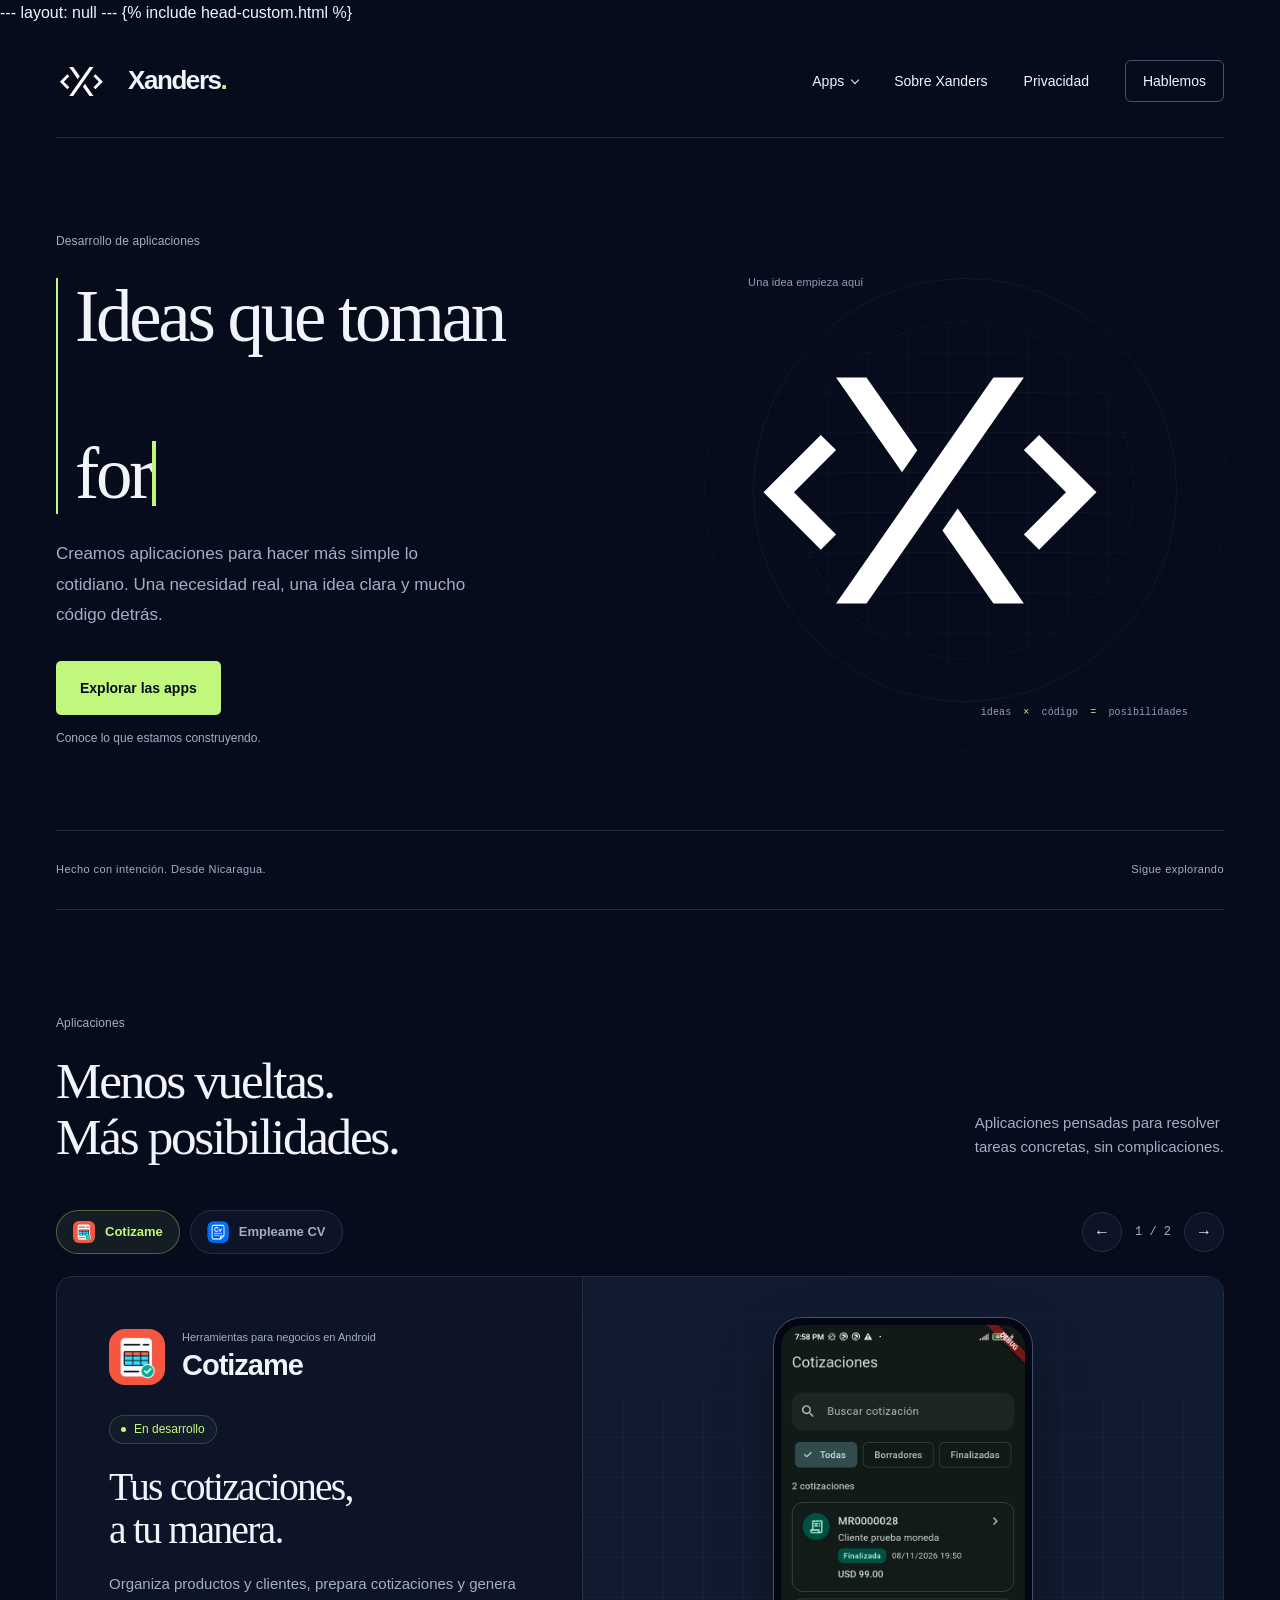
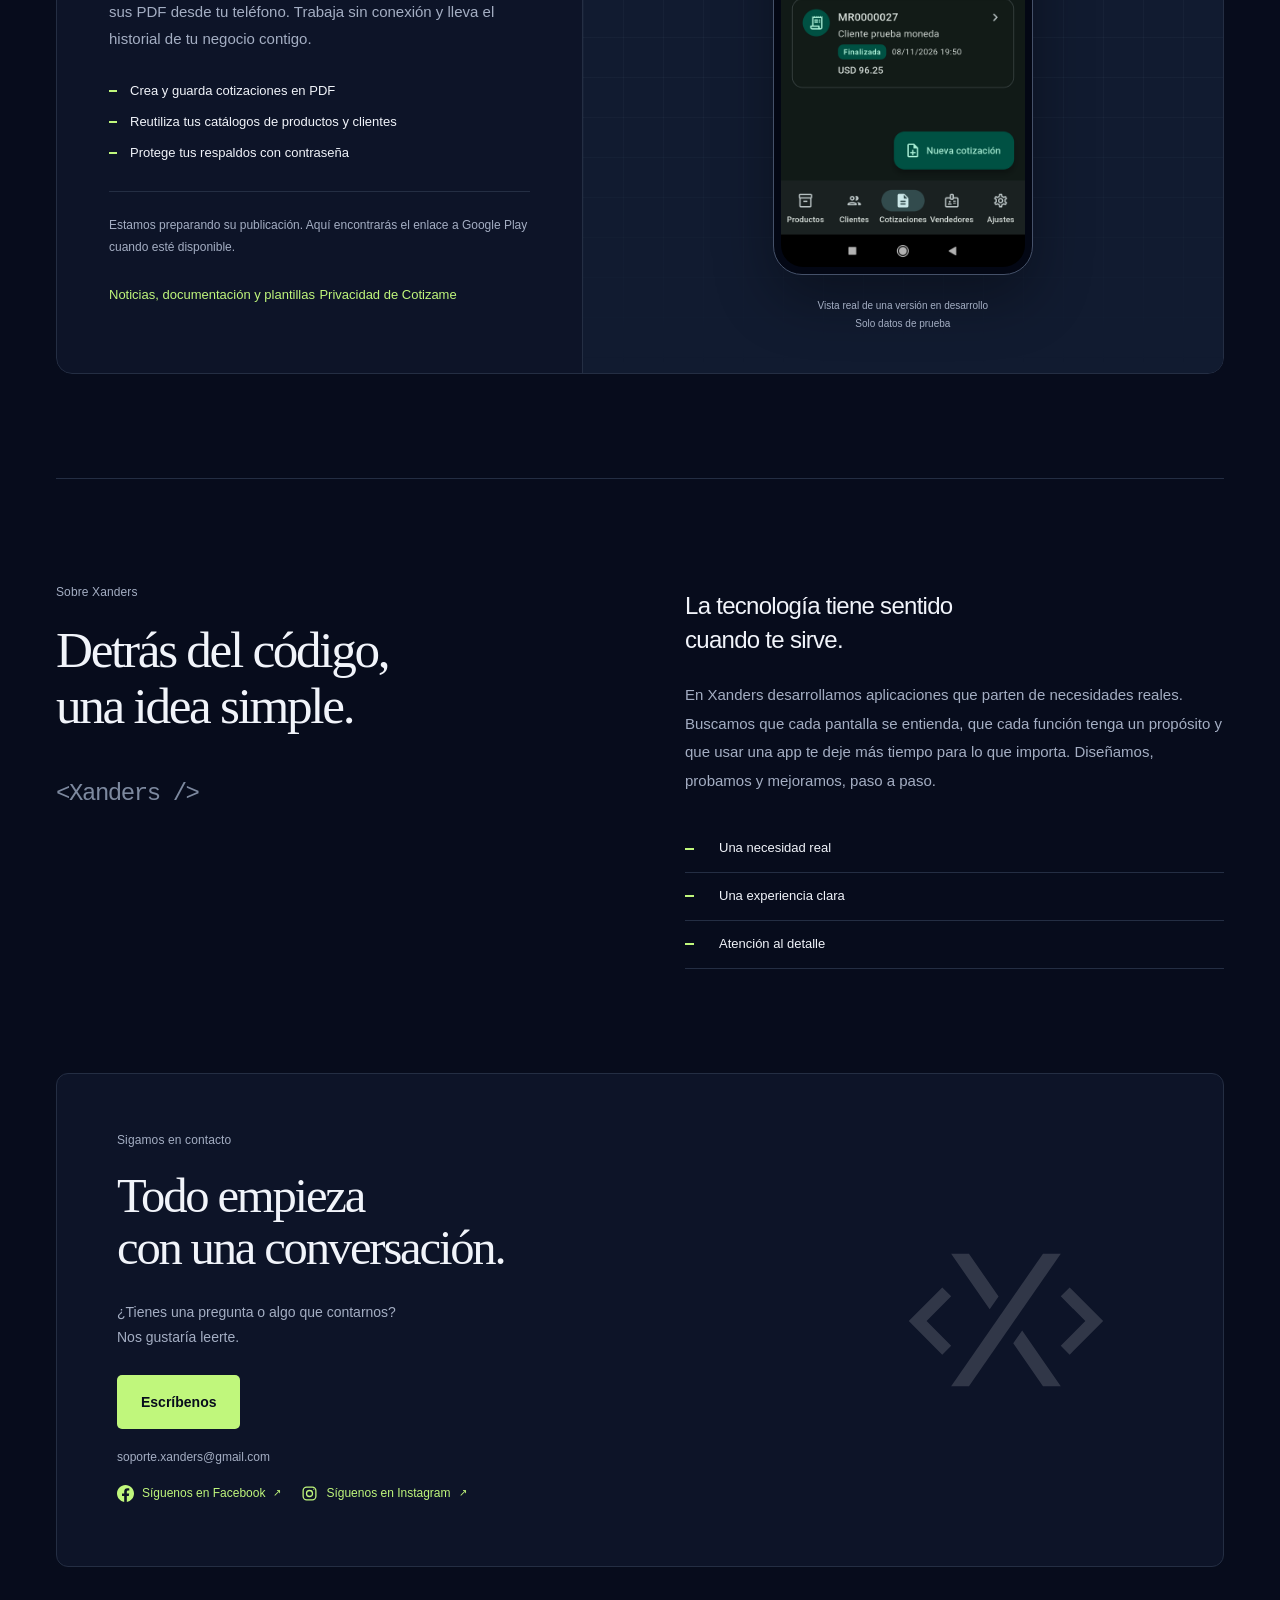
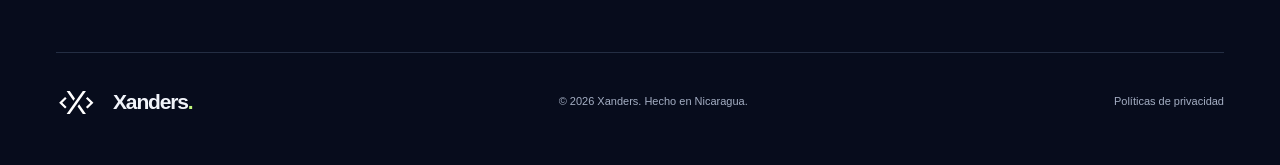
<file: index.html>
---
layout: null
---
<!doctype html>
<html lang="es">
  <head>
    <meta charset="utf-8">
    <meta name="viewport" content="width=device-width, initial-scale=1">
    <meta name="theme-color" content="#070c1c">
    <meta name="description" content="Xanders desarrolla aplicaciones para hacer más simple lo cotidiano. Descubre Cotizame y Empleame CV, nuestras apps en desarrollo.">
    <meta property="og:type" content="website">
    <meta property="og:locale" content="es_NI">
    <meta property="og:site_name" content="Xanders">
    <meta property="og:title" content="Xanders — Ideas que toman forma de app">
    <meta property="og:description" content="Aplicaciones con una idea clara: hacer más simple lo cotidiano. Conoce lo que estamos construyendo.">
    <meta property="og:url" content="https://xanders.me/">
    <link rel="canonical" href="https://xanders.me/">
    <link rel="icon" href="/assets/xanders/favicon.svg" type="image/svg+xml">
    <link rel="stylesheet" href="/assets/xanders/site.css?v=9">
    <title>Xanders — Ideas que toman forma de app</title>
    {% include head-custom.html %}
  </head>
  <body id="inicio">
    <a class="skip-link" href="#contenido">Saltar al contenido</a>

    <header class="site-header wrap">
      <a class="brand" href="#inicio" aria-label="Xanders, inicio">
        <img src="/assets/xanders/logo.svg" width="60" height="37" alt="">
        <span>Xanders<span class="brand-dot">.</span></span>
      </a>
      <nav aria-label="Navegación principal">
        <details class="nav-dropdown">
          <summary>Apps</summary>
          <div class="nav-dropdown-menu">
            <a href="/#aplicaciones">Todas las apps</a>
            <a href="/apps/cotizame/">Cotizame</a>
          </div>
        </details>
        <a href="#nosotros">Sobre Xanders</a>
        <a href="/privacidad/">Privacidad</a>
        <a class="nav-contact" href="#contacto">Hablemos</a>
      </nav>
    </header>

    <main id="contenido" tabindex="-1">
      <section class="hero wrap" aria-labelledby="hero-title">
        <div class="hero-copy">
          <p class="eyebrow">Desarrollo de aplicaciones</p>
          <h1 id="hero-title">Ideas que toman<br>forma de app.</h1>
          <p class="hero-description">Creamos aplicaciones para hacer más simple lo cotidiano. Una necesidad real, una idea clara y mucho código detrás.</p>
          <a class="button button-primary" href="#aplicaciones">Explorar las apps</a>
          <p class="hero-footnote">Conoce lo que estamos construyendo.</p>
        </div>

        <div class="hero-art" aria-hidden="true">
          <div class="art-grid"></div>
          <span class="art-caption art-caption-top">Una idea empieza aquí</span>
          <div class="logo-orbit"></div>
          <img class="hero-logo" src="/assets/xanders/logo.svg" width="459" height="283" alt="" fetchpriority="high">
          <span class="art-caption art-caption-bottom">ideas <span>×</span> código <span>=</span> posibilidades</span>
        </div>

        <div class="hero-baseline">
          <span>Hecho con intención. Desde Nicaragua.</span>
          <a href="#aplicaciones">Sigue explorando</a>
        </div>
      </section>

      <section class="apps-section section wrap" id="aplicaciones" aria-labelledby="apps-title">
        <div class="section-heading">
          <div>
            <p class="eyebrow">Aplicaciones</p>
            <h2 id="apps-title">Menos vueltas.<br>Más posibilidades.</h2>
          </div>
          <p>Aplicaciones pensadas para resolver<br class="desktop-break"> tareas concretas, sin complicaciones.</p>
        </div>

        <div class="apps-carousel" id="apps-carousel" aria-roledescription="carrusel" aria-label="Aplicaciones de Xanders">
          <div class="carousel-toolbar" hidden>
            <div class="carousel-tabs" role="tablist" aria-label="Seleccionar aplicación">
              <button type="button" class="carousel-tab is-active" role="tab" id="tab-cotizame" aria-selected="true" aria-controls="slide-cotizame" data-slide="0">
                <img src="/assets/xanders/cotizame-icon.webp" width="22" height="22" alt="" aria-hidden="true">
                <span>Cotizame</span>
              </button>
              <button type="button" class="carousel-tab" role="tab" id="tab-empleame" aria-selected="false" aria-controls="slide-empleame" tabindex="-1" data-slide="1">
                <img src="/assets/xanders/empleame-icon.png" width="22" height="22" alt="" aria-hidden="true">
                <span>Empleame CV</span>
              </button>
            </div>
            <div class="carousel-arrows">
              <button type="button" class="carousel-arrow" id="carousel-prev" aria-label="Aplicación anterior">
                <span aria-hidden="true">←</span>
              </button>
              <span class="carousel-counter" id="carousel-counter" aria-live="polite">1 / 2</span>
              <button type="button" class="carousel-arrow" id="carousel-next" aria-label="Siguiente aplicación">
                <span aria-hidden="true">→</span>
              </button>
            </div>
          </div>

          <div class="apps-viewport">
            <div class="apps-track" id="apps-track">
              <article class="app-card" id="slide-cotizame" role="tabpanel" aria-labelledby="cotizame-title">
                <div class="app-copy">
                  <div class="app-heading">
                    <img class="app-icon" src="/assets/xanders/cotizame-icon.webp" width="64" height="64" alt="" loading="lazy" decoding="async">
                    <div>
                      <p class="app-platform">Herramientas para negocios en Android</p>
                      <h3 id="cotizame-title">Cotizame</h3>
                    </div>
                  </div>
                  <p class="status"><span aria-hidden="true"></span> En desarrollo</p>
                  <h4>Tus cotizaciones,<br>a tu manera.</h4>
                  <p class="app-description">Organiza productos y clientes, prepara cotizaciones y genera sus PDF desde tu teléfono. Trabaja sin conexión y lleva el historial de tu negocio contigo.</p>
                  <ul class="app-features">
                    <li><span aria-hidden="true"></span> Crea y guarda cotizaciones en PDF</li>
                    <li><span aria-hidden="true"></span> Reutiliza tus catálogos de productos y clientes</li>
                    <li><span aria-hidden="true"></span> Protege tus respaldos con contraseña</li>
                  </ul>
                  <p class="availability">Estamos preparando su publicación. Aquí encontrarás el enlace a Google Play cuando esté disponible.</p>
                  <a class="text-link" href="/apps/cotizame/">Noticias, documentación y plantillas</a>
                  <a class="text-link" href="/cotizame/privacidad/">Privacidad de Cotizame</a>
                </div>

                <figure class="app-preview">
                  <div class="preview-grid" aria-hidden="true"></div>
                  <div class="phone-frame">
                    <img src="/assets/xanders/cotizame-screen.webp" width="576" height="1280" alt="Pantalla real de Cotizame: búsqueda y filtros de cotizaciones, dos cotizaciones finalizadas con datos de prueba y el botón Nueva cotización." loading="lazy" decoding="async">
                  </div>
                  <figcaption>Vista real de una versión en desarrollo<br>Solo datos de prueba</figcaption>
                </figure>
              </article>

              <article class="app-card" id="slide-empleame" role="tabpanel" aria-labelledby="empleame-title">
                <div class="app-copy">
                  <div class="app-heading">
                    <img class="app-icon" src="/assets/xanders/empleame-icon.png" width="64" height="64" alt="" loading="lazy" decoding="async">
                    <div>
                      <p class="app-platform">Productividad profesional en Android e iOS</p>
                      <h3 id="empleame-title">Empleame CV</h3>
                    </div>
                  </div>
                  <p class="status"><span aria-hidden="true"></span> En desarrollo</p>
                  <h4>Tu currículum,<br>listo en minutos.</h4>
                  <p class="app-description">Crea, personaliza y exporta tu currículum vitae profesional en PDF desde tu móvil. Trabaja sin conexión, elige entre plantillas editoriales y adjunta tus certificados.</p>
                  <ul class="app-features">
                    <li><span aria-hidden="true"></span> 7 plantillas editoriales y paletas personalizables</li>
                    <li><span aria-hidden="true"></span> Importa un PDF existente o edita por secciones</li>
                    <li><span aria-hidden="true"></span> Exporta, imprime y comparte en PDF de alta fidelidad</li>
                  </ul>
                  <p class="availability">Estamos preparando su publicación. Aquí encontrarás el enlace a Google Play cuando esté disponible.</p>
                  <a class="text-link" href="/empleame/privacidad/">Privacidad de Empleame CV</a>
                </div>

                <figure class="app-preview">
                  <div class="preview-grid" aria-hidden="true"></div>
                  <div class="phone-frame">
                    <div class="phone-screen-mockup" aria-label="Vista ilustrativa de Empleame CV: lista de currículums y vista previa de plantilla profesional.">
                      <div class="mockup-statusbar">
                        <span>9:41</span>
                        <span class="mockup-pill"></span>
                      </div>
                      <div class="mockup-appbar">
                        <span>Mis Currículums</span>
                        <span class="mockup-badge">PDF</span>
                      </div>
                      <div class="mockup-card">
                        <div class="mockup-cv-header">
                          <span class="mockup-avatar">SM</span>
                          <div>
                            <strong>Sofía Mendoza</strong>
                            <span>Diseñadora UX · Madrid</span>
                          </div>
                        </div>
                        <div class="mockup-lines">
                          <span></span>
                          <span></span>
                          <span class="short"></span>
                        </div>
                        <div class="mockup-chips">
                          <span>Corporativo</span>
                          <span>PDF listo</span>
                        </div>
                      </div>
                      <div class="mockup-card muted">
                        <div class="mockup-cv-header">
                          <span class="mockup-avatar alt">CV</span>
                          <div>
                            <strong>CV Técnico</strong>
                            <span>Plantilla Minimalista</span>
                          </div>
                        </div>
                        <div class="mockup-lines">
                          <span></span>
                          <span class="short"></span>
                        </div>
                      </div>
                      <div class="mockup-fab" aria-hidden="true">+</div>
                    </div>
                  </div>
                  <figcaption>Vista ilustrativa de Empleame CV<br>Solo datos ficticios</figcaption>
                </figure>
              </article>
            </div>
          </div>
        </div>
      </section>

      <section class="about-section section wrap" id="nosotros" aria-labelledby="about-title">
        <div class="about-intro">
          <p class="eyebrow">Sobre Xanders</p>
          <h2 id="about-title">Detrás del código,<br>una idea simple.</h2>
          <span class="code-signature" aria-hidden="true">&lt;Xanders /&gt;</span>
        </div>
        <div class="about-copy">
          <p class="about-statement">La tecnología tiene sentido<br class="desktop-break"> cuando te sirve.</p>
          <p>En Xanders desarrollamos aplicaciones que parten de necesidades reales. Buscamos que cada pantalla se entienda, que cada función tenga un propósito y que usar una app te deje más tiempo para lo que importa. Diseñamos, probamos y mejoramos, paso a paso.</p>
          <div class="principles">
            <div><span class="principle-marker" aria-hidden="true"></span><span>Una necesidad real</span></div>
            <div><span class="principle-marker" aria-hidden="true"></span><span>Una experiencia clara</span></div>
            <div><span class="principle-marker" aria-hidden="true"></span><span>Atención al detalle</span></div>
          </div>
        </div>
      </section>

      <section class="contact-section wrap" id="contacto" aria-labelledby="contact-title">
        <div class="contact-panel">
          <div>
            <p class="eyebrow">Sigamos en contacto</p>
            <h2 id="contact-title">Todo empieza<br>con una conversación.</h2>
            <p>¿Tienes una pregunta o algo que contarnos?<br>Nos gustaría leerte.</p>
            <a class="button button-primary" href="mailto:soporte.xanders@gmail.com">Escríbenos</a>
            <a class="contact-email" href="mailto:soporte.xanders@gmail.com">soporte.xanders@gmail.com</a>
            <div class="contact-socials">
              <a class="contact-social-link" href="https://www.facebook.com/people/Xanders/61596795898686/" target="_blank" rel="noopener noreferrer">
                <svg class="contact-social-icon" viewBox="0 0 24 24" aria-hidden="true" focusable="false">
                  <path fill="currentColor" d="M24 12.073C24 5.405 18.627 0 12 0S0 5.405 0 12.073C0 18.1 4.388 23.1 10.125 24v-8.438H7.078v-3.489h3.047V9.413c0-3.025 1.792-4.7 4.533-4.7 1.312 0 2.686.236 2.686.236v2.953h-1.513c-1.491 0-1.956.931-1.956 1.886v2.285h3.328l-.532 3.489h-2.796V24C19.612 23.1 24 18.1 24 12.073Z"/>
                </svg>
                <span>Síguenos en Facebook</span>
                <span class="social-arrow" aria-hidden="true">↗</span>
              </a>
              <a class="contact-social-link" href="https://www.instagram.com/xanders.dev?bqrl=MXVsdHpmZmh3aDY3ag==" target="_blank" rel="noopener noreferrer">
                <svg class="contact-social-icon" viewBox="0 0 24 24" fill="none" stroke="currentColor" stroke-width="1.8" stroke-linecap="round" stroke-linejoin="round" aria-hidden="true" focusable="false">
                  <rect x="3" y="3" width="18" height="18" rx="5"/>
                  <circle cx="12" cy="12" r="4.25"/>
                  <circle cx="18.1" cy="5.9" r=".8" fill="currentColor" stroke="none"/>
                </svg>
                <span>Síguenos en Instagram</span>
                <span class="social-arrow" aria-hidden="true">↗</span>
              </a>
            </div>
          </div>
          <img class="contact-logo" src="/assets/xanders/logo.svg" width="276" height="170" alt="" loading="lazy" aria-hidden="true">
        </div>
      </section>
    </main>

    <script>
      (function () {
        var heading = document.getElementById("hero-title");
        var reducedMotion = window.matchMedia("(prefers-reduced-motion: reduce)").matches;

        if (!heading || reducedMotion || typeof window.setTimeout !== "function") {
          return;
        }

        var lines = ["Ideas que toman", "forma de app."];
        var typedHeading = document.createDocumentFragment();

        lines.forEach(function (line, lineIndex) {
          var typedLine = document.createElement("span");

          typedLine.className = "typed-line";
          typedLine.setAttribute("aria-hidden", "true");
          typedHeading.appendChild(typedLine);

          if (lineIndex < lines.length - 1) {
            typedHeading.appendChild(document.createElement("br"));
          }
        });

        heading.textContent = "";
        heading.classList.add("typing");
        heading.appendChild(typedHeading);

        var cursor = document.createElement("span");
        cursor.className = "console-caret";
        cursor.setAttribute("aria-hidden", "true");
        heading.appendChild(cursor);

        var lineElements = Array.from(heading.querySelectorAll(".typed-line"));
        lineElements.forEach(function (lineElement) {
          lineElement.appendChild(cursor);
        });

        var characterIndex = 0;

        function typeCharacter() {
          if (characterIndex >= lines.join("").length) {
            cursor.classList.add("typing-finished");
            return;
          }

          var lineIndex = characterIndex < lines[0].length ? 0 : 1;
          var localIndex = lineIndex === 0 ? characterIndex : characterIndex - lines[0].length;
          var characterSpan = document.createElement("span");
          characterSpan.textContent = lines[lineIndex][localIndex] === " " ? "\u00a0" : lines[lineIndex][localIndex];
          characterSpan.className = "typed-character";
          lineElements[lineIndex].appendChild(characterSpan);
          lineElements[lineIndex].appendChild(cursor);

          characterIndex += 1;
          window.setTimeout(typeCharacter, 72);
        }

        window.setTimeout(typeCharacter, 420);


      }());

      (function () {
        var carousel = document.getElementById("apps-carousel");
        var track = document.getElementById("apps-track");
        var toolbar = carousel ? carousel.querySelector(".carousel-toolbar") : null;
        var tabs = carousel ? Array.from(carousel.querySelectorAll(".carousel-tab")) : [];
        var slides = track ? Array.from(track.querySelectorAll(".app-card")) : [];
        var prevBtn = document.getElementById("carousel-prev");
        var nextBtn = document.getElementById("carousel-next");
        var counter = document.getElementById("carousel-counter");

        if (!carousel || !track || !toolbar || tabs.length === 0 || slides.length < 2) {
          return;
        }

        var currentIndex = 0;
        carousel.classList.add("is-carousel-ready");
        toolbar.hidden = false;

        function updateCarousel(nextIndex, focusTab) {
          currentIndex = (nextIndex + slides.length) % slides.length;
          track.style.transform = "translateX(-" + (currentIndex * 100) + "%)";

          tabs.forEach(function (tab, idx) {
            var isActive = idx === currentIndex;
            tab.classList.toggle("is-active", isActive);
            tab.setAttribute("aria-selected", isActive ? "true" : "false");
            tab.tabIndex = isActive ? 0 : -1;
            if (isActive && focusTab) {
              tab.focus();
            }
          });

          slides.forEach(function (slide, idx) {
            slide.setAttribute("aria-hidden", idx === currentIndex ? "false" : "true");
          });

          if (counter) {
            counter.textContent = (currentIndex + 1) + " / " + slides.length;
          }
        }

        tabs.forEach(function (tab, idx) {
          tab.addEventListener("click", function () {
            updateCarousel(idx, false);
          });
          tab.addEventListener("keydown", function (event) {
            if (event.key === "ArrowRight") {
              event.preventDefault();
              updateCarousel(idx + 1, true);
            } else if (event.key === "ArrowLeft") {
              event.preventDefault();
              updateCarousel(idx - 1, true);
            }
          });
        });

        if (prevBtn) {
          prevBtn.addEventListener("click", function () {
            updateCarousel(currentIndex - 1, false);
          });
        }
        if (nextBtn) {
          nextBtn.addEventListener("click", function () {
            updateCarousel(currentIndex + 1, false);
          });
        }

        updateCarousel(0, false);
      }());
    </script>

    <footer class="site-footer wrap">
      <a class="brand footer-brand" href="#inicio" aria-label="Xanders, volver al inicio">
        <img src="/assets/xanders/logo.svg" width="48" height="30" alt="">
        <span>Xanders<span class="brand-dot">.</span></span>
      </a>
      <span class="footer-note">© 2026 Xanders. Hecho en Nicaragua.</span>
      <a class="footer-privacy" href="/privacidad/">Políticas de privacidad</a>
    </footer>
  </body>
</html>
</file>
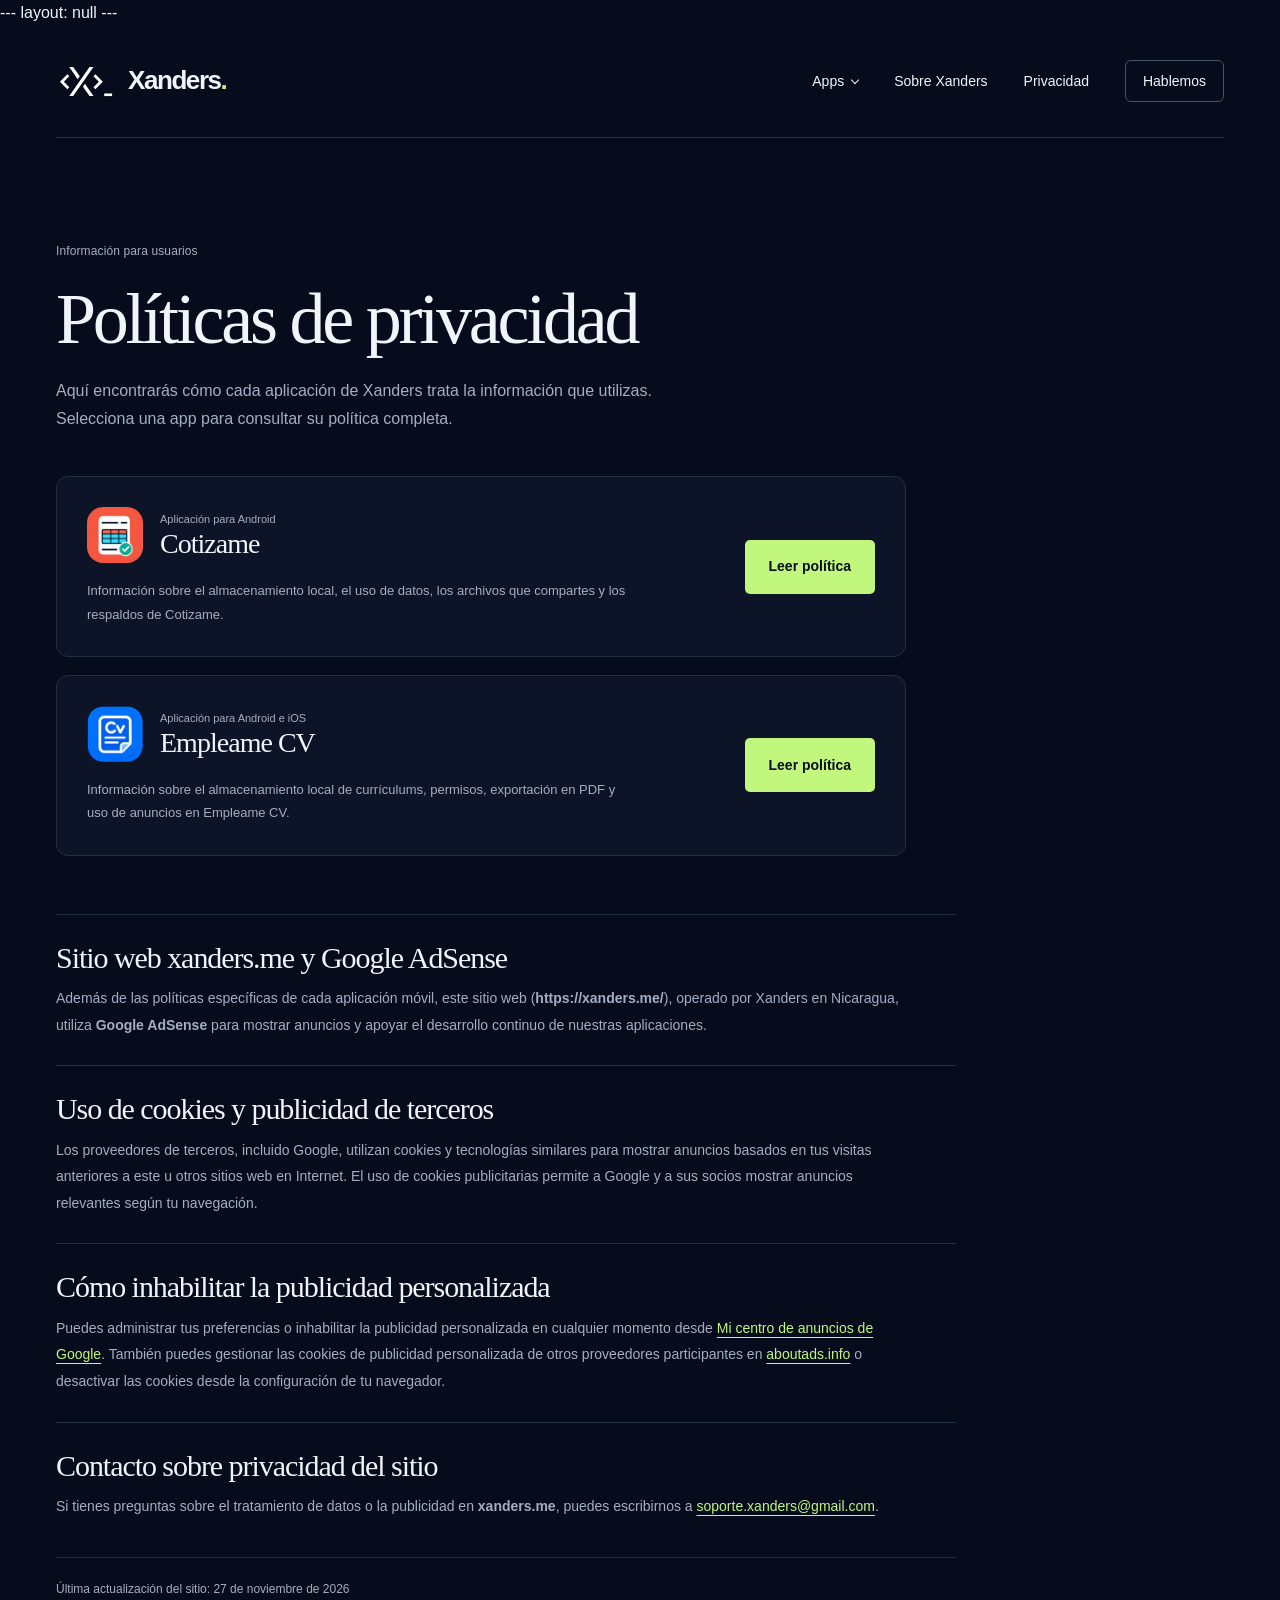
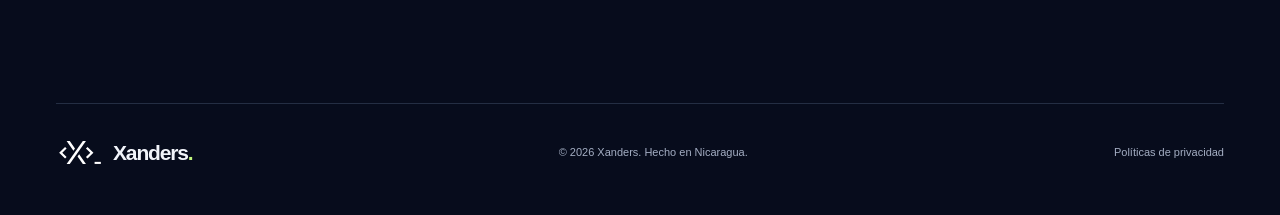
<file: privacidad/index.html>
---
layout: null
---
<!doctype html>
<html lang="es">
  <head>
    <meta charset="utf-8">
    <meta name="viewport" content="width=device-width, initial-scale=1">
    <meta name="theme-color" content="#070c1c">
    <meta name="description" content="Consulta las políticas de privacidad de las aplicaciones de Xanders.">
    <link rel="canonical" href="https://xanders.me/privacidad/">
    <link rel="icon" href="/assets/xanders/favicon.svg" type="image/svg+xml">
    <link rel="stylesheet" href="/assets/xanders/site.css?v=9">
    <title>Políticas de privacidad — Xanders</title>
  </head>
  <body id="inicio">
    <a class="skip-link" href="#contenido">Saltar al contenido</a>

    <header class="site-header wrap">
      <a class="brand" href="/#inicio" aria-label="Xanders, inicio">
        <img src="/assets/xanders/logo.svg" width="60" height="37" alt="">
        <span>Xanders<span class="brand-dot">.</span></span>
      </a>
      <nav aria-label="Navegación principal">
        <details class="nav-dropdown">
          <summary>Apps</summary>
          <div class="nav-dropdown-menu">
            <a href="/#aplicaciones">Todas las apps</a>
            <a href="/apps/cotizame/">Cotizame</a>
          </div>
        </details>
        <a href="/#nosotros">Sobre Xanders</a>
        <a href="/privacidad/" aria-current="page">Privacidad</a>
        <a class="nav-contact" href="/#contacto">Hablemos</a>
      </nav>
    </header>

    <main id="contenido" tabindex="-1">
      <section class="privacy-directory section wrap" aria-labelledby="privacy-title">
        <p class="eyebrow">Información para usuarios</p>
        <h1 id="privacy-title">Políticas de privacidad</h1>
        <p class="privacy-intro">Aquí encontrarás cómo cada aplicación de Xanders trata la información que utilizas. Selecciona una app para consultar su política completa.</p>

        <ul class="privacy-list" aria-label="Políticas disponibles">
          <li>
            <article class="privacy-card" aria-labelledby="cotizame-policy-title">
              <div>
                <div class="app-heading">
                  <img class="app-icon" src="/assets/xanders/cotizame-icon.webp" width="64" height="64" alt="" decoding="async">
                  <div>
                    <p class="app-platform">Aplicación para Android</p>
                    <h2 id="cotizame-policy-title">Cotizame</h2>
                  </div>
                </div>
                <p class="privacy-card-description">Información sobre el almacenamiento local, el uso de datos, los archivos que compartes y los respaldos de Cotizame.</p>
              </div>
              <a class="button button-primary" href="/cotizame/privacidad/">Leer política</a>
            </article>
          </li>
          <li>
            <article class="privacy-card" aria-labelledby="empleame-policy-title">
              <div>
                <div class="app-heading">
                  <img class="app-icon" src="/assets/xanders/empleame-icon.png" width="64" height="64" alt="" decoding="async">
                  <div>
                    <p class="app-platform">Aplicación para Android e iOS</p>
                    <h2 id="empleame-policy-title">Empleame CV</h2>
                  </div>
                </div>
                <p class="privacy-card-description">Información sobre el almacenamiento local de currículums, permisos, exportación en PDF y uso de anuncios en Empleame CV.</p>
              </div>
              <a class="button button-primary" href="/empleame/privacidad/">Leer política</a>
            </article>
          </li>
        </ul>

        <div class="policy-document" aria-labelledby="site-privacy-title">
          <section class="policy-section" aria-labelledby="site-privacy-title">
            <h2 id="site-privacy-title">Sitio web xanders.me y Google AdSense</h2>
            <p>Además de las políticas específicas de cada aplicación móvil, este sitio web (<strong>https://xanders.me/</strong>), operado por Xanders en Nicaragua, utiliza <strong>Google AdSense</strong> para mostrar anuncios y apoyar el desarrollo continuo de nuestras aplicaciones.</p>
          </section>

          <section class="policy-section" aria-labelledby="site-cookies-title">
            <h2 id="site-cookies-title">Uso de cookies y publicidad de terceros</h2>
            <p>Los proveedores de terceros, incluido Google, utilizan cookies y tecnologías similares para mostrar anuncios basados en tus visitas anteriores a este u otros sitios web en Internet. El uso de cookies publicitarias permite a Google y a sus socios mostrar anuncios relevantes según tu navegación.</p>
          </section>

          <section class="policy-section" aria-labelledby="site-optout-title">
            <h2 id="site-optout-title">Cómo inhabilitar la publicidad personalizada</h2>
            <p>Puedes administrar tus preferencias o inhabilitar la publicidad personalizada en cualquier momento desde <a href="https://myadcenter.google.com/" target="_blank" rel="noopener noreferrer">Mi centro de anuncios de Google</a>. También puedes gestionar las cookies de publicidad personalizada de otros proveedores participantes en <a href="https://www.aboutads.info/" target="_blank" rel="noopener noreferrer">aboutads.info</a> o desactivar las cookies desde la configuración de tu navegador.</p>
          </section>

          <section class="policy-section" aria-labelledby="site-contact-title">
            <h2 id="site-contact-title">Contacto sobre privacidad del sitio</h2>
            <p>Si tienes preguntas sobre el tratamiento de datos o la publicidad en <strong>xanders.me</strong>, puedes escribirnos a <a href="mailto:soporte.xanders@gmail.com">soporte.xanders@gmail.com</a>.</p>
          </section>

          <p class="policy-updated">Última actualización del sitio: 27 de noviembre de 2026</p>
        </div>
      </section>
    </main>

    <footer class="site-footer wrap">
      <a class="brand footer-brand" href="/#inicio" aria-label="Xanders, volver al inicio">
        <img src="/assets/xanders/logo.svg" width="48" height="30" alt="">
        <span>Xanders<span class="brand-dot">.</span></span>
      </a>
      <span class="footer-note">© 2026 Xanders. Hecho en Nicaragua.</span>
      <a class="footer-privacy" href="/privacidad/">Políticas de privacidad</a>
    </footer>
  </body>
</html>
</file>
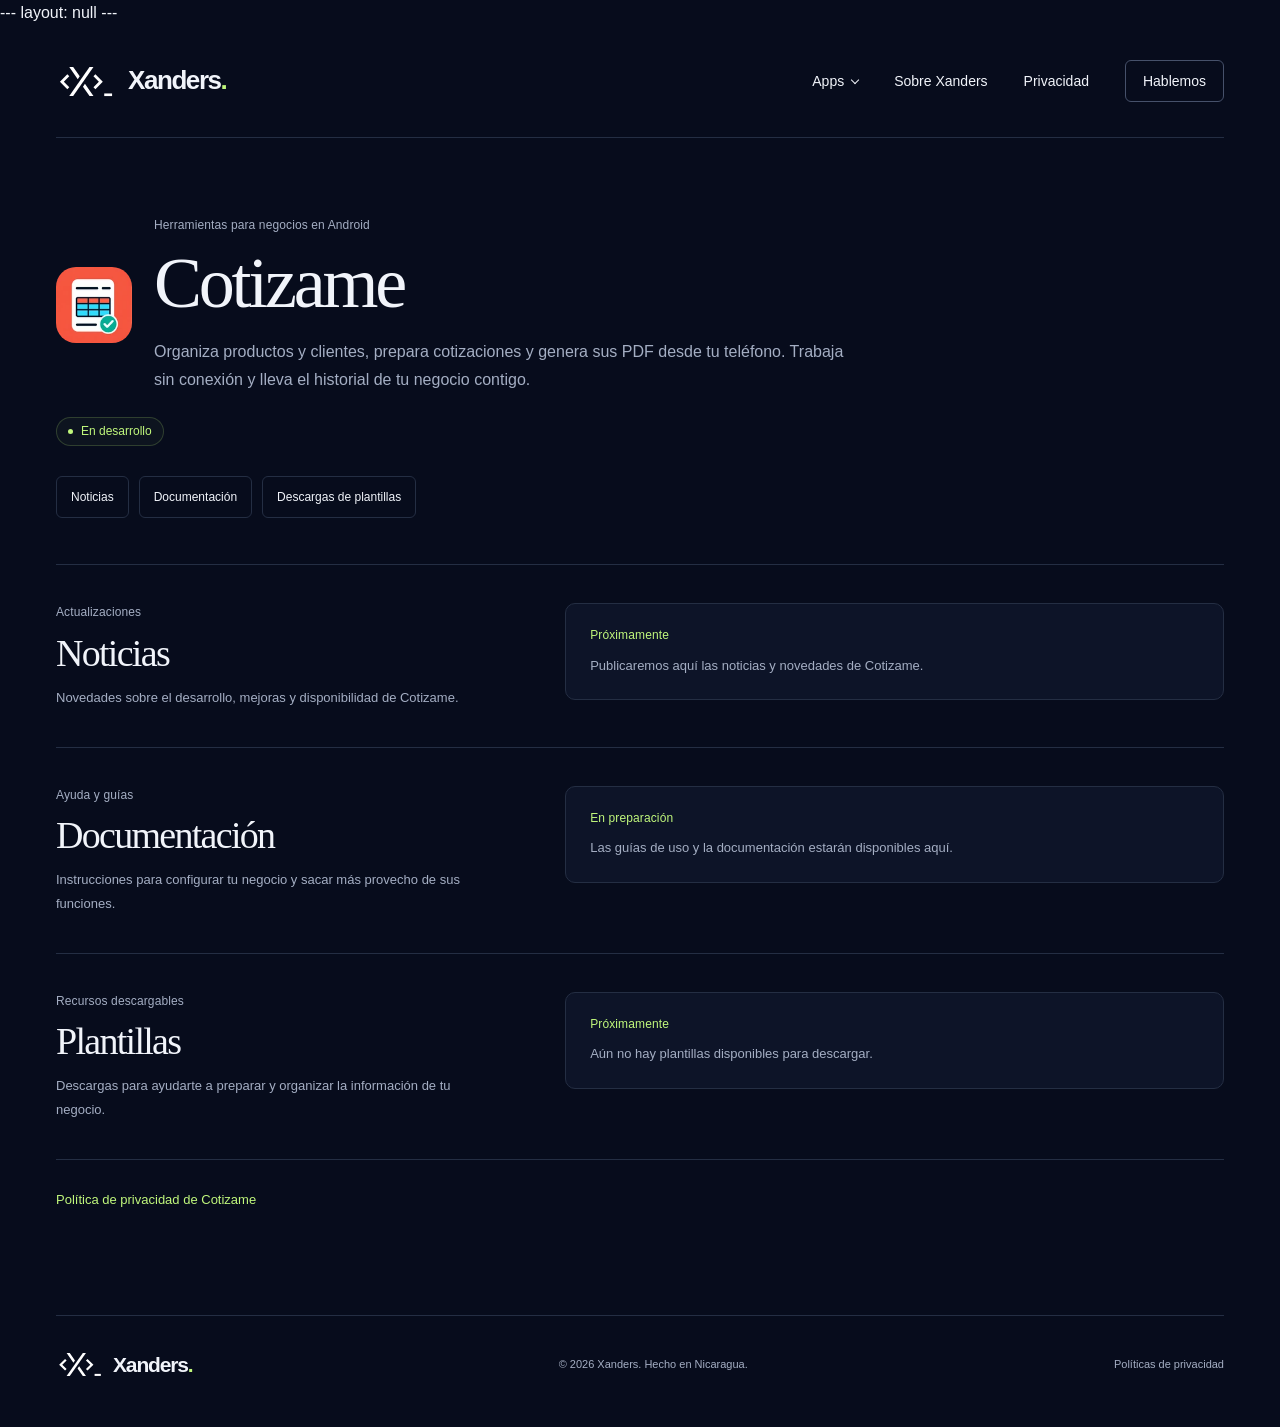
<file: apps/cotizame/index.html>
---
layout: null
---
<!doctype html>
<html lang="es">
  <head>
    <meta charset="utf-8">
    <meta name="viewport" content="width=device-width, initial-scale=1">
    <meta name="theme-color" content="#070c1c">
    <meta name="description" content="Noticias, documentación y plantillas descargables para Cotizame, la app de cotizaciones de Xanders.">
    <link rel="canonical" href="https://xanders.me/apps/cotizame/">
    <link rel="icon" href="/assets/xanders/favicon.svg" type="image/svg+xml">
    <link rel="stylesheet" href="/assets/xanders/site.css?v=9">
    <title>Cotizame — Noticias, documentación y plantillas | Xanders</title>
  </head>
  <body id="inicio">
    <a class="skip-link" href="#contenido">Saltar al contenido</a>

    <header class="site-header wrap">
      <a class="brand" href="/#inicio" aria-label="Xanders, inicio">
        <img src="/assets/xanders/logo.svg" width="60" height="37" alt="">
        <span>Xanders<span class="brand-dot">.</span></span>
      </a>
      <nav aria-label="Navegación principal">
        <details class="nav-dropdown">
          <summary>Apps</summary>
          <div class="nav-dropdown-menu">
            <a href="/#aplicaciones">Todas las apps</a>
            <a href="/apps/cotizame/" aria-current="page">Cotizame</a>
          </div>
        </details>
        <a href="/#nosotros">Sobre Xanders</a>
        <a href="/privacidad/">Privacidad</a>
        <a class="nav-contact" href="/#contacto">Hablemos</a>
      </nav>
    </header>

    <main id="contenido" tabindex="-1">
      <div class="cotizame-hub section wrap">
        <header class="app-hub-header">
          <div class="app-hub-heading">
            <img class="app-hub-icon" src="/assets/xanders/cotizame-icon.webp" width="76" height="76" alt="" decoding="async">
            <div>
              <p class="eyebrow">Herramientas para negocios en Android</p>
              <h1 id="cotizame-title">Cotizame</h1>
              <p class="app-hub-description">Organiza productos y clientes, prepara cotizaciones y genera sus PDF desde tu teléfono. Trabaja sin conexión y lleva el historial de tu negocio contigo.</p>
            </div>
          </div>
          <p class="status"><span aria-hidden="true"></span> En desarrollo</p>
          <nav class="app-hub-shortcuts" aria-label="Secciones de Cotizame">
            <a href="#noticias">Noticias</a>
            <a href="#documentacion">Documentación</a>
            <a href="#plantillas">Descargas de plantillas</a>
          </nav>
        </header>

        <section class="app-resource" id="noticias" aria-labelledby="news-title">
          <header>
            <p class="eyebrow">Actualizaciones</p>
            <h2 id="news-title">Noticias</h2>
            <p class="app-resource-description">Novedades sobre el desarrollo, mejoras y disponibilidad de Cotizame.</p>
          </header>
          <div class="app-resource-placeholder">
            <p class="eyebrow">Próximamente</p>
            <p>Publicaremos aquí las noticias y novedades de Cotizame.</p>
          </div>
        </section>

        <section class="app-resource" id="documentacion" aria-labelledby="docs-title">
          <header>
            <p class="eyebrow">Ayuda y guías</p>
            <h2 id="docs-title">Documentación</h2>
            <p class="app-resource-description">Instrucciones para configurar tu negocio y sacar más provecho de sus funciones.</p>
          </header>
          <div class="app-resource-placeholder">
            <p class="eyebrow">En preparación</p>
            <p>Las guías de uso y la documentación estarán disponibles aquí.</p>
          </div>
        </section>

        <section class="app-resource" id="plantillas" aria-labelledby="templates-title">
          <header>
            <p class="eyebrow">Recursos descargables</p>
            <h2 id="templates-title">Plantillas</h2>
            <p class="app-resource-description">Descargas para ayudarte a preparar y organizar la información de tu negocio.</p>
          </header>
          <div class="app-resource-placeholder">
            <p class="eyebrow">Próximamente</p>
            <p>Aún no hay plantillas disponibles para descargar.</p>
          </div>
        </section>

        <a class="app-hub-privacy" href="/cotizame/privacidad/">Política de privacidad de Cotizame</a>
      </div>
    </main>

    <footer class="site-footer wrap">
      <a class="brand footer-brand" href="/#inicio" aria-label="Xanders, volver al inicio">
        <img src="/assets/xanders/logo.svg" width="48" height="30" alt="">
        <span>Xanders<span class="brand-dot">.</span></span>
      </a>
      <span class="footer-note">© 2026 Xanders. Hecho en Nicaragua.</span>
      <a class="footer-privacy" href="/privacidad/">Políticas de privacidad</a>
    </footer>
  </body>
</html>
</file>
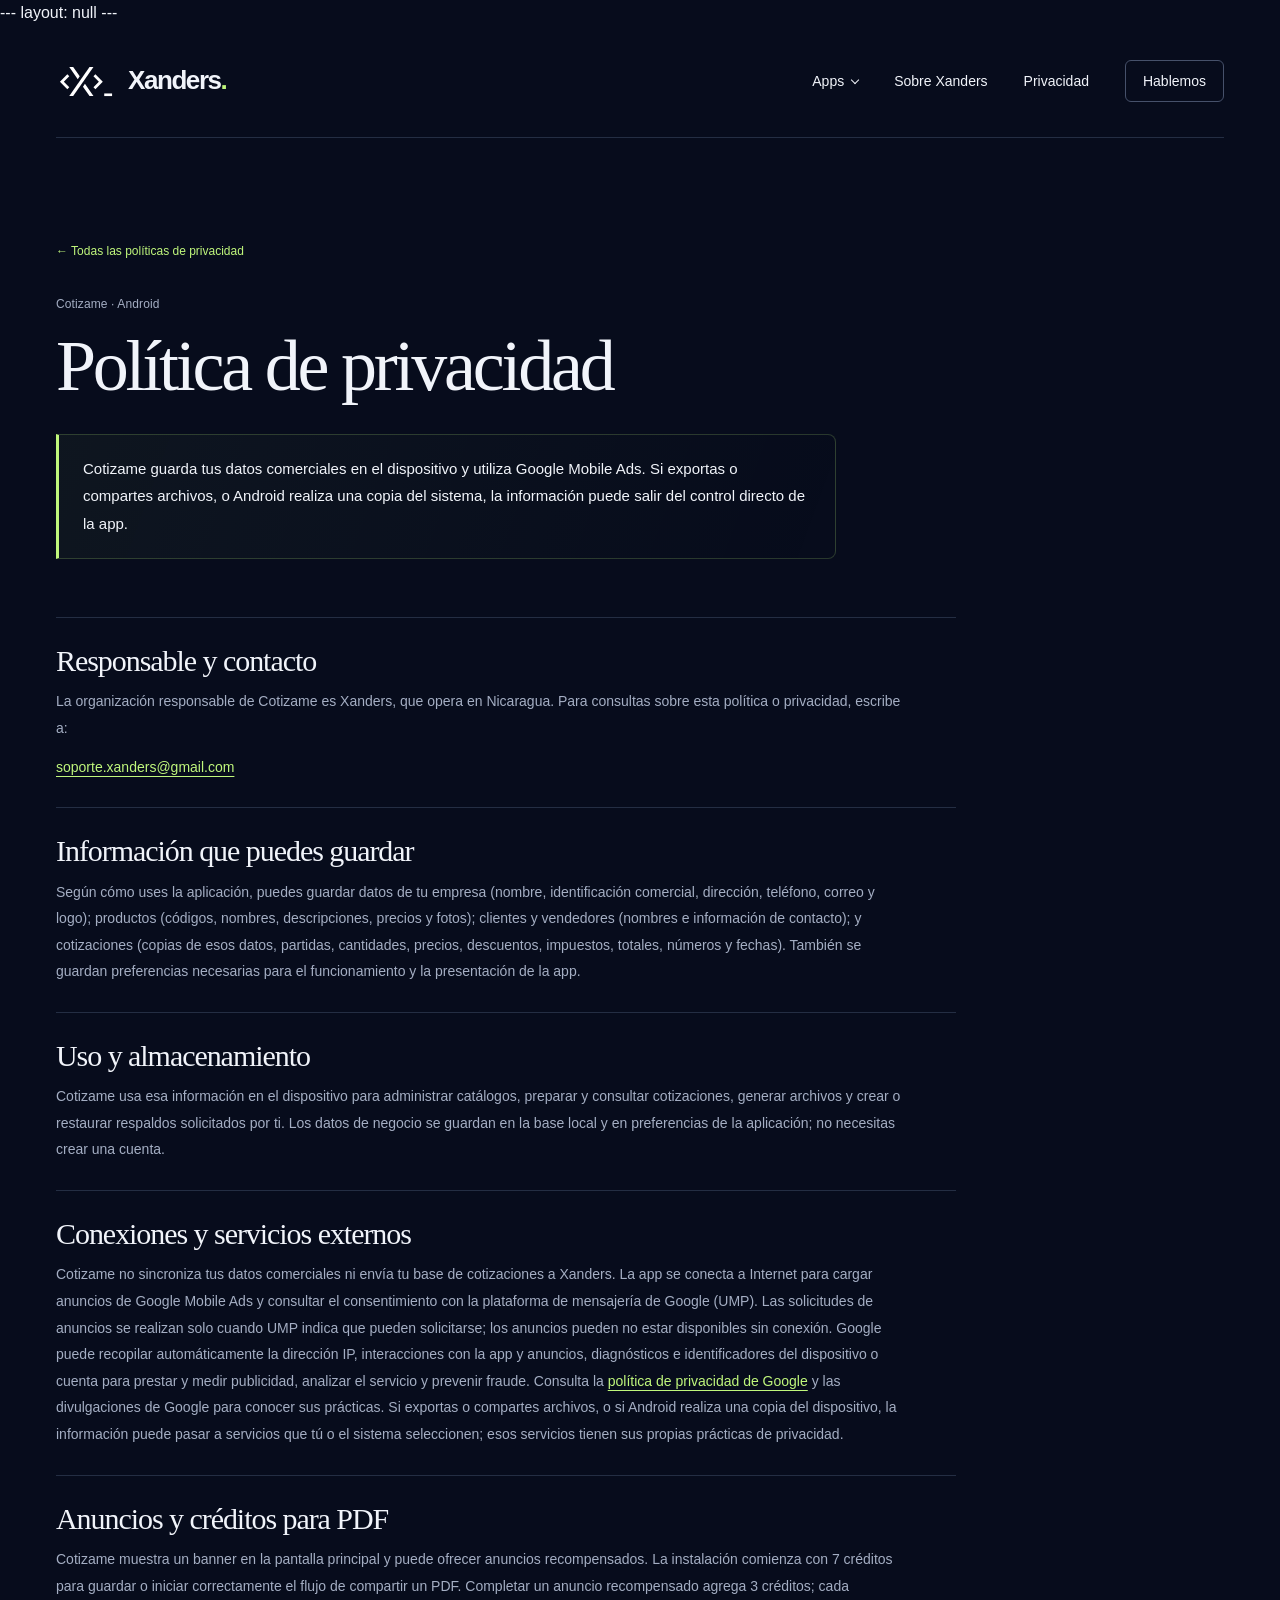
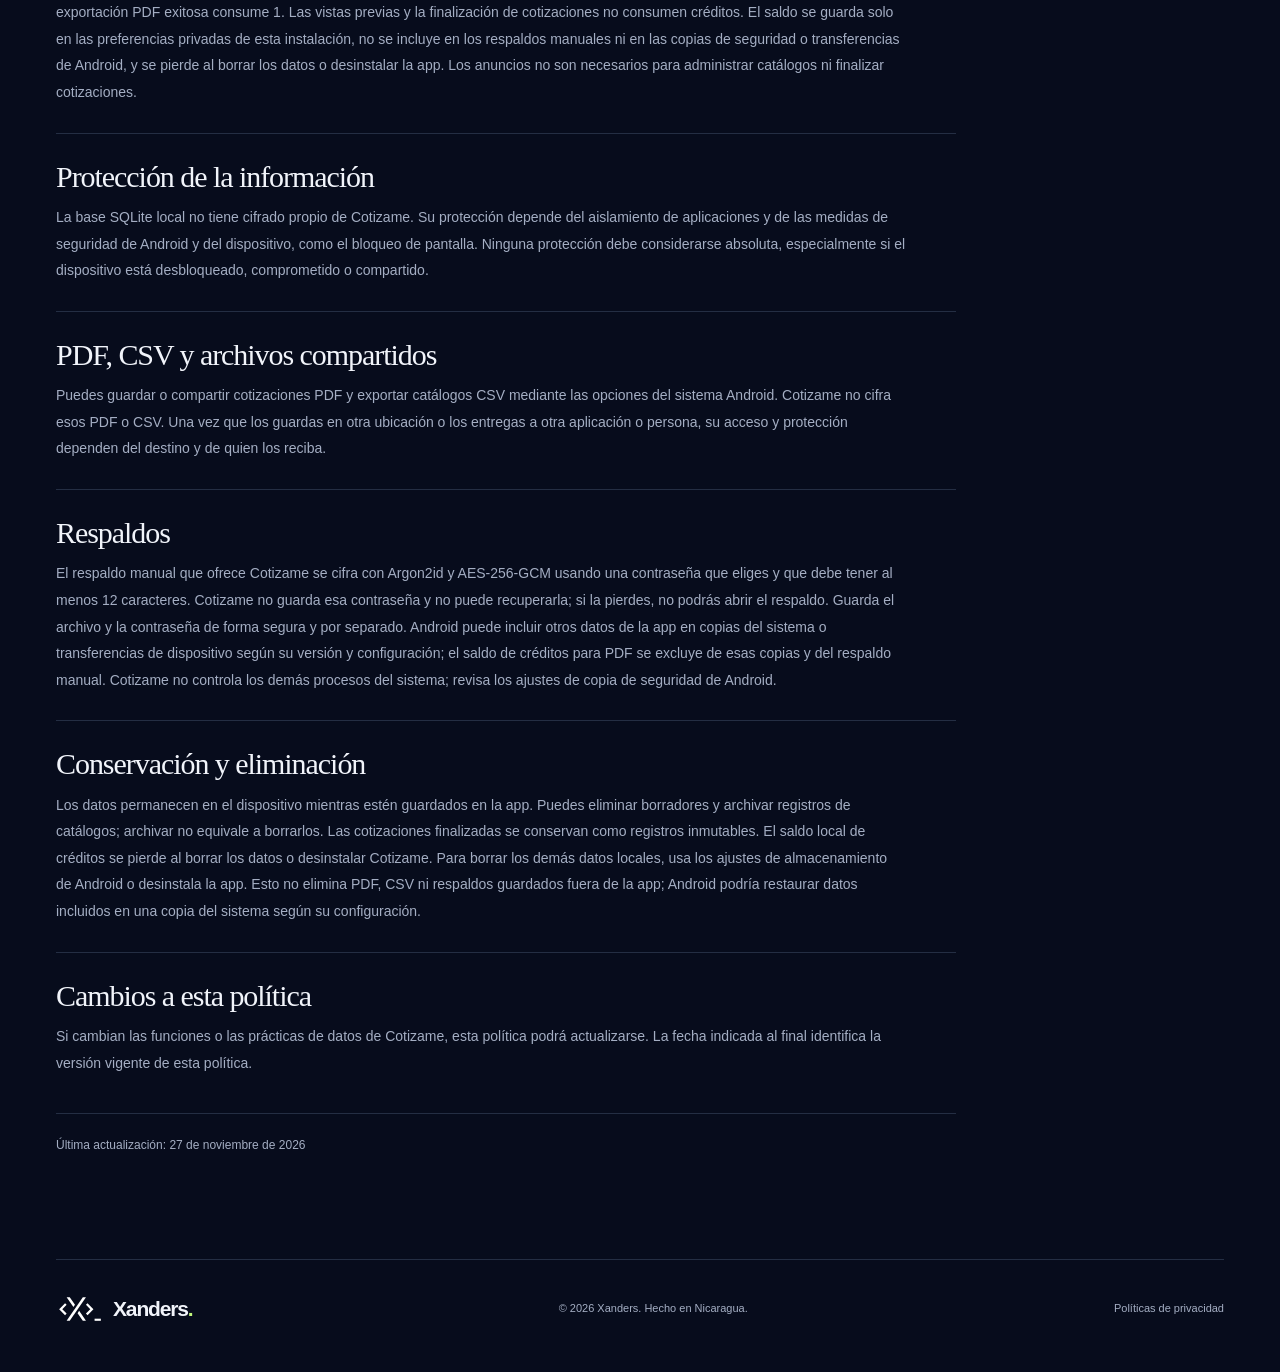
<file: cotizame/privacidad/index.html>
---
layout: null
---
<!doctype html>
<html lang="es">
  <head>
    <meta charset="utf-8">
    <meta name="viewport" content="width=device-width, initial-scale=1">
    <meta name="description" content="Cotizame guarda tus datos comerciales en el dispositivo y usa Google Mobile Ads. Conoce cómo se tratan tus datos, créditos para PDF y respaldos.">
    <meta name="theme-color" content="#070c1c">
    <link rel="canonical" href="https://xanders.me/cotizame/privacidad/">
    <link rel="icon" href="/assets/xanders/favicon.svg" type="image/svg+xml">
    <link rel="stylesheet" href="/assets/xanders/site.css?v=9">
    <title>Política de privacidad — Cotizame | Xanders</title>
  </head>
  <body id="inicio">
    <a class="skip-link" href="#contenido">Saltar al contenido</a>

    <header class="site-header wrap">
      <a class="brand" href="/#inicio" aria-label="Xanders, inicio">
        <img src="/assets/xanders/logo.svg" width="60" height="37" alt="">
        <span>Xanders<span class="brand-dot">.</span></span>
      </a>
      <nav aria-label="Navegación principal">
        <details class="nav-dropdown">
          <summary>Apps</summary>
          <div class="nav-dropdown-menu">
            <a href="/#aplicaciones">Todas las apps</a>
            <a href="/apps/cotizame/">Cotizame</a>
          </div>
        </details>
        <a href="/#nosotros">Sobre Xanders</a>
        <a href="/privacidad/">Privacidad</a>
        <a class="nav-contact" href="/#contacto">Hablemos</a>
      </nav>
    </header>

    <main class="policy-page section wrap" id="contenido" tabindex="-1">
      <a class="policy-back-link" href="/privacidad/">← Todas las políticas de privacidad</a>

      <header class="policy-header" aria-labelledby="policy-title">
        <p class="eyebrow">Cotizame · Android</p>
        <h1 id="policy-title">Política de privacidad</h1>
        <p class="policy-summary">Cotizame guarda tus datos comerciales en el dispositivo y utiliza Google Mobile Ads. Si exportas o compartes archivos, o Android realiza una copia del sistema, la información puede salir del control directo de la app.</p>
      </header>

      <div class="policy-document">
        <section class="policy-section" aria-labelledby="responsable-title">
          <h2 id="responsable-title">Responsable y contacto</h2>
          <p>La organización responsable de Cotizame es Xanders, que opera en Nicaragua. Para consultas sobre esta política o privacidad, escribe a:</p>
          <p><a href="mailto:soporte.xanders@gmail.com">soporte.xanders@gmail.com</a></p>
        </section>

        <section class="policy-section" aria-labelledby="informacion-title">
          <h2 id="informacion-title">Información que puedes guardar</h2>
          <p>Según cómo uses la aplicación, puedes guardar datos de tu empresa (nombre, identificación comercial, dirección, teléfono, correo y logo); productos (códigos, nombres, descripciones, precios y fotos); clientes y vendedores (nombres e información de contacto); y cotizaciones (copias de esos datos, partidas, cantidades, precios, descuentos, impuestos, totales, números y fechas). También se guardan preferencias necesarias para el funcionamiento y la presentación de la app.</p>
        </section>

        <section class="policy-section" aria-labelledby="uso-title">
          <h2 id="uso-title">Uso y almacenamiento</h2>
          <p>Cotizame usa esa información en el dispositivo para administrar catálogos, preparar y consultar cotizaciones, generar archivos y crear o restaurar respaldos solicitados por ti. Los datos de negocio se guardan en la base local y en preferencias de la aplicación; no necesitas crear una cuenta.</p>
        </section>

        <section class="policy-section" aria-labelledby="conexiones-title">
          <h2 id="conexiones-title">Conexiones y servicios externos</h2>
          <p>Cotizame no sincroniza tus datos comerciales ni envía tu base de cotizaciones a Xanders. La app se conecta a Internet para cargar anuncios de Google Mobile Ads y consultar el consentimiento con la plataforma de mensajería de Google (UMP). Las solicitudes de anuncios se realizan solo cuando UMP indica que pueden solicitarse; los anuncios pueden no estar disponibles sin conexión. Google puede recopilar automáticamente la dirección IP, interacciones con la app y anuncios, diagnósticos e identificadores del dispositivo o cuenta para prestar y medir publicidad, analizar el servicio y prevenir fraude. Consulta la <a href="https://policies.google.com/privacy">política de privacidad de Google</a> y las divulgaciones de Google para conocer sus prácticas. Si exportas o compartes archivos, o si Android realiza una copia del dispositivo, la información puede pasar a servicios que tú o el sistema seleccionen; esos servicios tienen sus propias prácticas de privacidad.</p>
        </section>

        <section class="policy-section" aria-labelledby="anuncios-title">
          <h2 id="anuncios-title">Anuncios y créditos para PDF</h2>
          <p>Cotizame muestra un banner en la pantalla principal y puede ofrecer anuncios recompensados. La instalación comienza con 7 créditos para guardar o iniciar correctamente el flujo de compartir un PDF. Completar un anuncio recompensado agrega 3 créditos; cada exportación PDF exitosa consume 1. Las vistas previas y la finalización de cotizaciones no consumen créditos. El saldo se guarda solo en las preferencias privadas de esta instalación, no se incluye en los respaldos manuales ni en las copias de seguridad o transferencias de Android, y se pierde al borrar los datos o desinstalar la app. Los anuncios no son necesarios para administrar catálogos ni finalizar cotizaciones.</p>
        </section>

        <section class="policy-section" aria-labelledby="proteccion-title">
          <h2 id="proteccion-title">Protección de la información</h2>
          <p>La base SQLite local no tiene cifrado propio de Cotizame. Su protección depende del aislamiento de aplicaciones y de las medidas de seguridad de Android y del dispositivo, como el bloqueo de pantalla. Ninguna protección debe considerarse absoluta, especialmente si el dispositivo está desbloqueado, comprometido o compartido.</p>
        </section>

        <section class="policy-section" aria-labelledby="archivos-title">
          <h2 id="archivos-title">PDF, CSV y archivos compartidos</h2>
          <p>Puedes guardar o compartir cotizaciones PDF y exportar catálogos CSV mediante las opciones del sistema Android. Cotizame no cifra esos PDF o CSV. Una vez que los guardas en otra ubicación o los entregas a otra aplicación o persona, su acceso y protección dependen del destino y de quien los reciba.</p>
        </section>

        <section class="policy-section" aria-labelledby="respaldos-title">
          <h2 id="respaldos-title">Respaldos</h2>
          <p>El respaldo manual que ofrece Cotizame se cifra con Argon2id y AES-256-GCM usando una contraseña que eliges y que debe tener al menos 12 caracteres. Cotizame no guarda esa contraseña y no puede recuperarla; si la pierdes, no podrás abrir el respaldo. Guarda el archivo y la contraseña de forma segura y por separado. Android puede incluir otros datos de la app en copias del sistema o transferencias de dispositivo según su versión y configuración; el saldo de créditos para PDF se excluye de esas copias y del respaldo manual. Cotizame no controla los demás procesos del sistema; revisa los ajustes de copia de seguridad de Android.</p>
        </section>

        <section class="policy-section" aria-labelledby="conservacion-title">
          <h2 id="conservacion-title">Conservación y eliminación</h2>
          <p>Los datos permanecen en el dispositivo mientras estén guardados en la app. Puedes eliminar borradores y archivar registros de catálogos; archivar no equivale a borrarlos. Las cotizaciones finalizadas se conservan como registros inmutables. El saldo local de créditos se pierde al borrar los datos o desinstalar Cotizame. Para borrar los demás datos locales, usa los ajustes de almacenamiento de Android o desinstala la app. Esto no elimina PDF, CSV ni respaldos guardados fuera de la app; Android podría restaurar datos incluidos en una copia del sistema según su configuración.</p>
        </section>

        <section class="policy-section" aria-labelledby="cambios-title">
          <h2 id="cambios-title">Cambios a esta política</h2>
          <p>Si cambian las funciones o las prácticas de datos de Cotizame, esta política podrá actualizarse. La fecha indicada al final identifica la versión vigente de esta política.</p>
        </section>

        <p class="policy-updated">Última actualización: 27 de noviembre de 2026</p>
      </div>
    </main>

    <footer class="site-footer wrap">
      <a class="brand footer-brand" href="/#inicio" aria-label="Xanders, volver al inicio">
        <img src="/assets/xanders/logo.svg" width="48" height="30" alt="">
        <span>Xanders<span class="brand-dot">.</span></span>
      </a>
      <span class="footer-note">© 2026 Xanders. Hecho en Nicaragua.</span>
      <a class="footer-privacy" href="/privacidad/">Políticas de privacidad</a>
    </footer>
  </body>
</html>
</file>
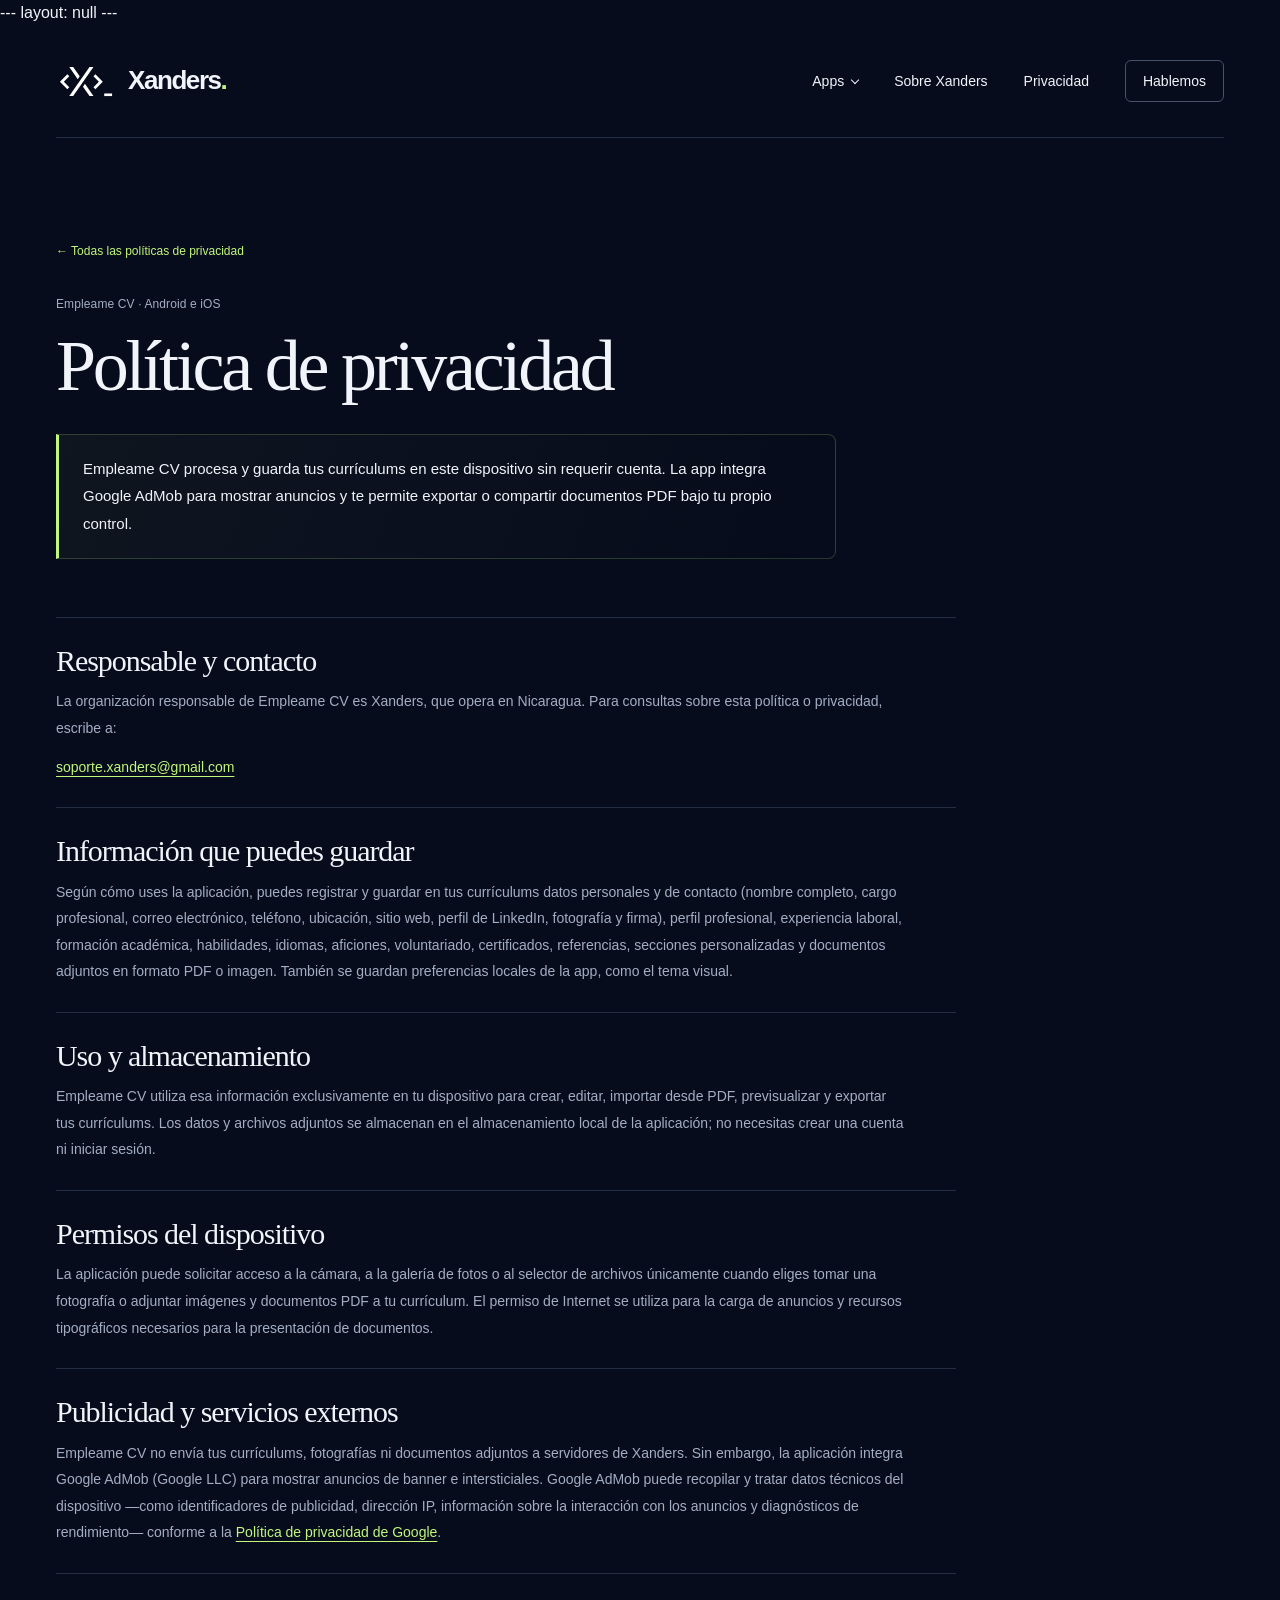
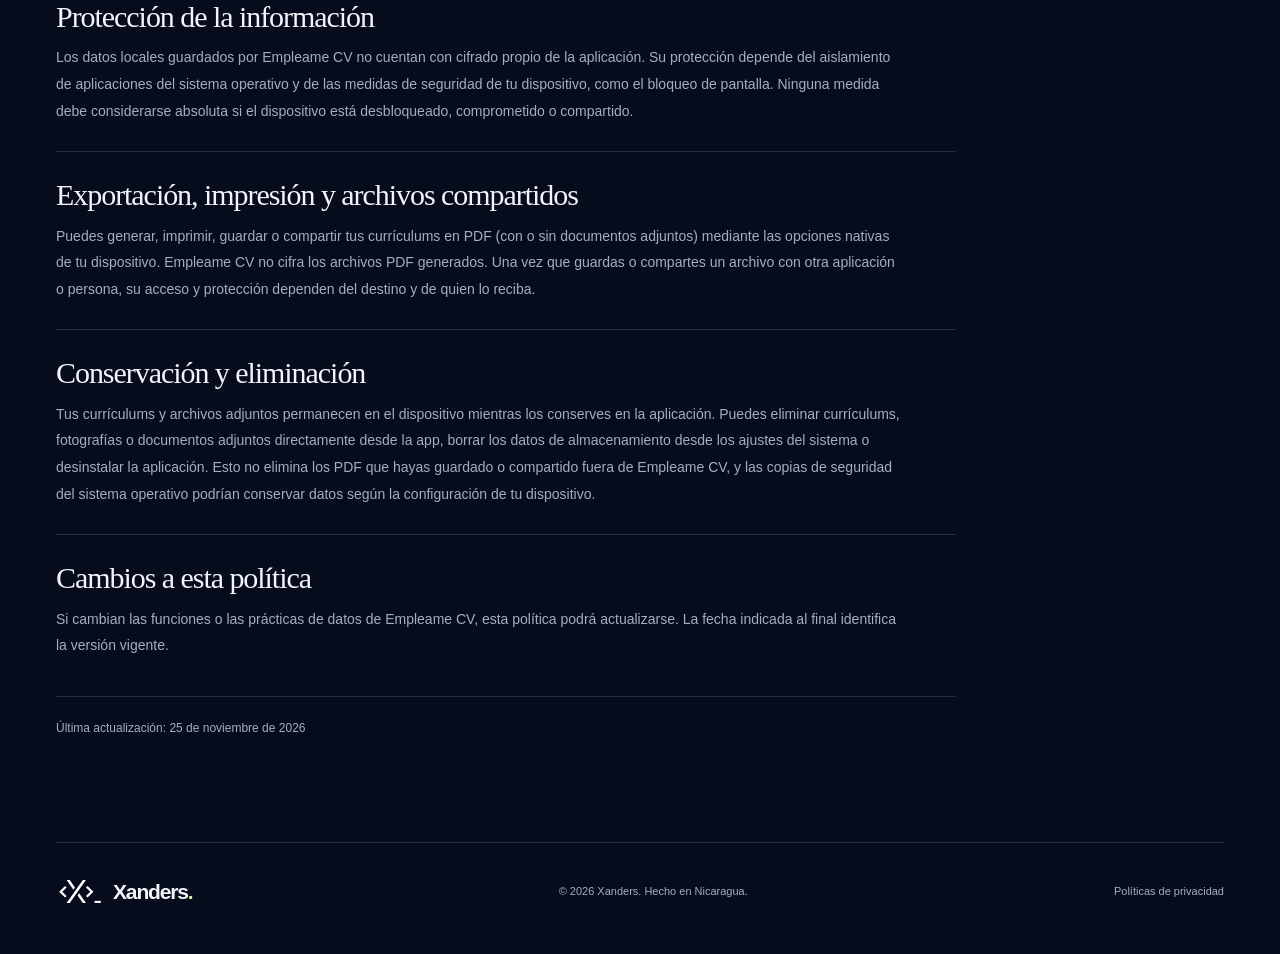
<file: empleame/privacidad/index.html>
---
layout: null
---
<!doctype html>
<html lang="es">
  <head>
    <meta charset="utf-8">
    <meta name="viewport" content="width=device-width, initial-scale=1">
    <meta name="description" content="Empleame CV guarda tus currículums y archivos en este dispositivo. Conoce cómo se tratan tus datos, permisos, exportación PDF y anuncios.">
    <meta name="theme-color" content="#070c1c">
    <link rel="canonical" href="https://xanders.me/empleame/privacidad/">
    <link rel="icon" href="/assets/xanders/favicon.svg" type="image/svg+xml">
    <link rel="stylesheet" href="/assets/xanders/site.css?v=9">
    <title>Política de privacidad — Empleame CV | Xanders</title>
  </head>
  <body id="inicio">
    <a class="skip-link" href="#contenido">Saltar al contenido</a>

    <header class="site-header wrap">
      <a class="brand" href="/#inicio" aria-label="Xanders, inicio">
        <img src="/assets/xanders/logo.svg" width="60" height="37" alt="">
        <span>Xanders<span class="brand-dot">.</span></span>
      </a>
      <nav aria-label="Navegación principal">
        <details class="nav-dropdown">
          <summary>Apps</summary>
          <div class="nav-dropdown-menu">
            <a href="/#aplicaciones">Todas las apps</a>
            <a href="/apps/cotizame/">Cotizame</a>
          </div>
        </details>
        <a href="/#nosotros">Sobre Xanders</a>
        <a href="/privacidad/">Privacidad</a>
        <a class="nav-contact" href="/#contacto">Hablemos</a>
      </nav>
    </header>

    <main class="policy-page section wrap" id="contenido" tabindex="-1">
      <a class="policy-back-link" href="/privacidad/">← Todas las políticas de privacidad</a>

      <header class="policy-header" aria-labelledby="policy-title">
        <p class="eyebrow">Empleame CV · Android e iOS</p>
        <h1 id="policy-title">Política de privacidad</h1>
        <p class="policy-summary">Empleame CV procesa y guarda tus currículums en este dispositivo sin requerir cuenta. La app integra Google AdMob para mostrar anuncios y te permite exportar o compartir documentos PDF bajo tu propio control.</p>
      </header>

      <div class="policy-document">
        <section class="policy-section" aria-labelledby="responsable-title">
          <h2 id="responsable-title">Responsable y contacto</h2>
          <p>La organización responsable de Empleame CV es Xanders, que opera en Nicaragua. Para consultas sobre esta política o privacidad, escribe a:</p>
          <p><a href="mailto:soporte.xanders@gmail.com">soporte.xanders@gmail.com</a></p>
        </section>

        <section class="policy-section" aria-labelledby="informacion-title">
          <h2 id="informacion-title">Información que puedes guardar</h2>
          <p>Según cómo uses la aplicación, puedes registrar y guardar en tus currículums datos personales y de contacto (nombre completo, cargo profesional, correo electrónico, teléfono, ubicación, sitio web, perfil de LinkedIn, fotografía y firma), perfil profesional, experiencia laboral, formación académica, habilidades, idiomas, aficiones, voluntariado, certificados, referencias, secciones personalizadas y documentos adjuntos en formato PDF o imagen. También se guardan preferencias locales de la app, como el tema visual.</p>
        </section>

        <section class="policy-section" aria-labelledby="uso-title">
          <h2 id="uso-title">Uso y almacenamiento</h2>
          <p>Empleame CV utiliza esa información exclusivamente en tu dispositivo para crear, editar, importar desde PDF, previsualizar y exportar tus currículums. Los datos y archivos adjuntos se almacenan en el almacenamiento local de la aplicación; no necesitas crear una cuenta ni iniciar sesión.</p>
        </section>

        <section class="policy-section" aria-labelledby="permisos-title">
          <h2 id="permisos-title">Permisos del dispositivo</h2>
          <p>La aplicación puede solicitar acceso a la cámara, a la galería de fotos o al selector de archivos únicamente cuando eliges tomar una fotografía o adjuntar imágenes y documentos PDF a tu currículum. El permiso de Internet se utiliza para la carga de anuncios y recursos tipográficos necesarios para la presentación de documentos.</p>
        </section>

        <section class="policy-section" aria-labelledby="conexiones-title">
          <h2 id="conexiones-title">Publicidad y servicios externos</h2>
          <p>Empleame CV no envía tus currículums, fotografías ni documentos adjuntos a servidores de Xanders. Sin embargo, la aplicación integra Google AdMob (Google LLC) para mostrar anuncios de banner e intersticiales. Google AdMob puede recopilar y tratar datos técnicos del dispositivo —como identificadores de publicidad, dirección IP, información sobre la interacción con los anuncios y diagnósticos de rendimiento— conforme a la <a href="https://policies.google.com/privacy" target="_blank" rel="noopener noreferrer">Política de privacidad de Google</a>.</p>
        </section>

        <section class="policy-section" aria-labelledby="proteccion-title">
          <h2 id="proteccion-title">Protección de la información</h2>
          <p>Los datos locales guardados por Empleame CV no cuentan con cifrado propio de la aplicación. Su protección depende del aislamiento de aplicaciones del sistema operativo y de las medidas de seguridad de tu dispositivo, como el bloqueo de pantalla. Ninguna medida debe considerarse absoluta si el dispositivo está desbloqueado, comprometido o compartido.</p>
        </section>

        <section class="policy-section" aria-labelledby="archivos-title">
          <h2 id="archivos-title">Exportación, impresión y archivos compartidos</h2>
          <p>Puedes generar, imprimir, guardar o compartir tus currículums en PDF (con o sin documentos adjuntos) mediante las opciones nativas de tu dispositivo. Empleame CV no cifra los archivos PDF generados. Una vez que guardas o compartes un archivo con otra aplicación o persona, su acceso y protección dependen del destino y de quien lo reciba.</p>
        </section>

        <section class="policy-section" aria-labelledby="conservacion-title">
          <h2 id="conservacion-title">Conservación y eliminación</h2>
          <p>Tus currículums y archivos adjuntos permanecen en el dispositivo mientras los conserves en la aplicación. Puedes eliminar currículums, fotografías o documentos adjuntos directamente desde la app, borrar los datos de almacenamiento desde los ajustes del sistema o desinstalar la aplicación. Esto no elimina los PDF que hayas guardado o compartido fuera de Empleame CV, y las copias de seguridad del sistema operativo podrían conservar datos según la configuración de tu dispositivo.</p>
        </section>

        <section class="policy-section" aria-labelledby="cambios-title">
          <h2 id="cambios-title">Cambios a esta política</h2>
          <p>Si cambian las funciones o las prácticas de datos de Empleame CV, esta política podrá actualizarse. La fecha indicada al final identifica la versión vigente.</p>
        </section>

        <p class="policy-updated">Última actualización: 25 de noviembre de 2026</p>
      </div>
    </main>

    <footer class="site-footer wrap">
      <a class="brand footer-brand" href="/#inicio" aria-label="Xanders, volver al inicio">
        <img src="/assets/xanders/logo.svg" width="48" height="30" alt="">
        <span>Xanders<span class="brand-dot">.</span></span>
      </a>
      <span class="footer-note">© 2026 Xanders. Hecho en Nicaragua.</span>
      <a class="footer-privacy" href="/privacidad/">Políticas de privacidad</a>
    </footer>
  </body>
</html>
</file>
<file: assets/xanders/site.css>
/* Xanders: midnight blue, warm white, and one lime interaction accent. */
:root {
  color-scheme: dark;
  --background: #070c1c;
  --surface: #0d1428;
  --text: #f1f4fa;
  --muted: #a4aec3;
  --accent: #c0f77c;
  --line: #242e43;
  --mono: "Cascadia Code", "SFMono-Regular", Consolas, monospace;
  --body-font: "Segoe UI", -apple-system, BlinkMacSystemFont, sans-serif;
  --display-font: Georgia, "Times New Roman", serif;
  font-family: var(--body-font);
  background: var(--background);
  color: var(--text);
  font-synthesis: none;
  text-rendering: optimizeLegibility;
  -webkit-font-smoothing: antialiased;
}

*, *::before, *::after { box-sizing: border-box; }
html { scroll-behavior: smooth; scroll-padding-top: 32px; }
body { margin: 0; line-height: 1.6; }
::selection { background: var(--accent); color: var(--background); }
img { display: block; max-width: 100%; height: auto; }
a { color: inherit; text-decoration: none; text-underline-offset: 5px; }
a:focus-visible { outline: 2px solid var(--accent); outline-offset: 7px; border-radius: 3px; }
main:focus { outline: none; }
h1, h2, h3, h4, p, figure { margin: 0; }
h1, h2, h3, h4 { font-weight: 600; }
h1, h2, h4 { font-family: var(--display-font); font-weight: 400; letter-spacing: -0.045em; line-height: 1.08; }
.wrap { width: min(1200px, calc(100% - 112px)); margin-inline: auto; }
.skip-link { position: absolute; left: 24px; top: -100px; z-index: 5; padding: 12px 20px; background: var(--accent); color: var(--background); font-weight: 600; }
.skip-link:focus { top: 12px; }
.site-header { min-height: 112px; display: flex; justify-content: space-between; align-items: center; gap: 24px; border-bottom: 1px solid var(--line); }
.brand { display: inline-flex; align-items: center; gap: 12px; font-size: 26px; font-weight: 650; letter-spacing: -0.055em; }
.brand-dot { color: var(--accent); }
.site-header nav { display: flex; align-items: center; gap: 36px; font-size: 14px; }
.site-header nav a { padding-block: 12px; }
.site-header nav a:hover { color: var(--accent); }
.site-header nav .nav-dropdown { position: relative; }
.site-header nav .nav-dropdown > summary { display: flex; align-items: center; gap: 8px; padding-block: 12px; list-style: none; cursor: pointer; }
.site-header nav .nav-dropdown > summary::-webkit-details-marker { display: none; }
.site-header nav .nav-dropdown > summary::after { content: ""; width: 6px; height: 6px; margin-top: -3px; border-right: 1px solid currentColor; border-bottom: 1px solid currentColor; transform: rotate(45deg); transition: transform 160ms ease, margin 160ms ease; }
.site-header nav .nav-dropdown[open] > summary::after { margin-top: 3px; transform: rotate(225deg); }
.site-header nav .nav-dropdown > summary:hover { color: var(--accent); }
.site-header nav .nav-dropdown > summary:focus-visible { outline: 2px solid var(--accent); outline-offset: 4px; border-radius: 3px; }
.nav-dropdown-menu { position: absolute; top: calc(100% - 2px); left: -14px; z-index: 10; display: grid; min-width: 180px; padding: 7px; border: 1px solid var(--line); border-radius: 8px; background: var(--surface); box-shadow: 0 14px 32px #0005; }
.nav-dropdown-menu a { display: flex; align-items: center; min-height: 42px; padding: 10px 12px !important; border-radius: 5px; white-space: nowrap; }
.nav-dropdown-menu a:hover { background: #c0f77c12; color: var(--accent); }
.site-header .nav-contact { border: 1px solid #46516a; border-radius: 6px; padding: 9px 17px; }
.nav-contact:hover { border-color: var(--accent); }
.hero { display: grid; grid-template-columns: 1.2fr 1fr; align-items: center; column-gap: 30px; padding-top: 94px; }
.eyebrow { font: 12px/1.6 var(--body-font); letter-spacing: 0.01em; color: var(--muted); }
h1 { font-size: clamp(52px, 5.7vw, 82px); margin: 27px 0 25px; }
.hero h1 { padding-left: 17px; border-left: 2px solid var(--accent); }
.hero-description { max-width: 430px; color: var(--muted); font-size: 17px; line-height: 1.8; }
.button { display: inline-flex; align-items: center; justify-content: center; min-height: 54px; padding: 13px 23px; border: 1px solid transparent; border-radius: 5px; font-size: 14px; font-weight: 650; transition: transform 180ms ease, background-color 180ms ease, box-shadow 180ms ease; }
.button-primary { background: var(--accent); color: var(--background); }
.button-primary:hover { background: #d1ffa0; transform: translateY(-2px); box-shadow: 0 5px 22px #c0f77c14; }
.button-primary:active { transform: translateY(0); }
.hero .button { margin-top: 30px; }
.hero-footnote { margin-top: 14px; font-size: 12px; color: var(--muted); }
.hero-art { position: relative; display: grid; place-items: center; align-self: stretch; min-height: 416px; isolation: isolate; }
.art-grid, .preview-grid { position: absolute; inset: 0; z-index: -1; background-image: linear-gradient(#8eacc00c 1px, transparent 1px), linear-gradient(90deg, #8eacc00c 1px, transparent 1px); background-size: 40px 40px; mask-image: radial-gradient(ellipse at center, #000 25%, transparent 72%); }
.logo-orbit { position: absolute; width: 82%; aspect-ratio: 1; border: 1px solid #a4aec313; border-radius: 50%; }
.logo-orbit::before, .logo-orbit::after { content: ""; position: absolute; inset: 10%; border: 1px dashed #a4aec315; border-radius: 50%; }
.logo-orbit::after { inset: -12%; border-style: solid; border-color: #a4aec30a; }
.hero-logo { width: 90%; position: relative; }
.art-caption { position: absolute; font: 11px/1.8 var(--body-font); letter-spacing: 0.01em; color: #929eb5; }
.art-caption-top { top: 8%; left: 8%; }
.art-caption-bottom { bottom: 5%; right: 7%; font-family: var(--mono); font-size: 10px; }
.art-caption-bottom span { color: var(--accent); margin-inline: 6px; }
.hero-baseline { grid-column: 1 / -1; margin-top: 82px; padding: 27px 0; border-block: 1px solid var(--line); display: flex; justify-content: space-between; align-items: center; gap: 20px; color: var(--muted); font-size: 11px; letter-spacing: 0.04em; }
.hero-baseline a { display: flex; align-items: center; gap: 40px; min-height: 24px; }
.hero-baseline a:hover { color: var(--text); }
.section { padding-block: 104px; }
.section-heading { display: flex; align-items: flex-end; justify-content: space-between; gap: 40px; margin-bottom: 46px; }
h2 { font-size: clamp(36px, 4vw, 54px); margin-top: 20px; }
.section-heading > p { color: var(--muted); font-size: 15px; padding-bottom: 5px; }
.apps-carousel { display: flex; flex-direction: column; gap: 22px; width: 100%; min-width: 0; }
.carousel-toolbar { display: flex; align-items: center; justify-content: space-between; gap: 14px 16px; flex-wrap: wrap; }
.carousel-tabs { display: inline-flex; gap: 10px; flex-wrap: wrap; min-width: 0; }
.carousel-tab { display: inline-flex; align-items: center; gap: 10px; min-height: 44px; padding: 8px 16px; border: 1px solid var(--line); border-radius: 999px; background: var(--surface); color: var(--muted); font: 600 13px/1.2 var(--body-font); cursor: pointer; transition: border-color 180ms ease, color 180ms ease, background-color 180ms ease; }
.carousel-tab img { width: 22px; height: 22px; border-radius: 6px; flex: 0 0 22px; }
.carousel-tab:hover { border-color: #46516a; color: var(--text); }
.carousel-tab.is-active { border-color: #c0f77c55; background: #c0f77c12; color: var(--accent); }
.carousel-tab:focus-visible, .carousel-arrow:focus-visible { outline: 2px solid var(--accent); outline-offset: 4px; }
.carousel-arrows { display: inline-flex; align-items: center; gap: 10px; flex: 0 0 auto; }
.carousel-arrow { display: inline-flex; align-items: center; justify-content: center; width: 40px; height: 40px; border: 1px solid var(--line); border-radius: 50%; background: var(--surface); color: var(--text); font-size: 16px; cursor: pointer; transition: border-color 180ms ease, color 180ms ease; }
.carousel-arrow:hover { border-color: var(--accent); color: var(--accent); }
.carousel-counter { min-width: 42px; text-align: center; font: 12px/1 var(--mono); color: var(--muted); }
.apps-viewport { width: 100%; min-width: 0; }
.apps-track { display: grid; gap: 28px; width: 100%; min-width: 0; }
.apps-carousel.is-carousel-ready .apps-viewport { overflow: hidden; border-radius: 16px; }
.apps-carousel.is-carousel-ready .apps-track { display: flex; gap: 0; align-items: stretch; transition: transform 380ms cubic-bezier(.22, 1, .36, 1); }
.apps-carousel.is-carousel-ready .app-card { flex: 0 0 100%; width: 100%; min-width: 0; }
@media (prefers-reduced-motion: reduce) {
  .apps-carousel.is-carousel-ready .apps-track { transition: none; }
}
.phone-screen-mockup { position: relative; display: flex; flex-direction: column; gap: 12px; width: 100%; aspect-ratio: 9 / 19.5; padding: 14px 12px; border-radius: 22px; background: linear-gradient(180deg, #101932 0%, #0a1124 100%); color: var(--text); overflow: hidden; text-align: left; }
.mockup-statusbar { display: flex; justify-content: space-between; align-items: center; font: 600 9px/1 var(--body-font); color: var(--muted); padding-inline: 2px; }
.mockup-pill { width: 34px; height: 6px; border-radius: 999px; background: #222e4b; }
.mockup-appbar { display: flex; justify-content: space-between; align-items: center; font: 650 13px/1.2 var(--body-font); padding-block: 4px 2px; }
.mockup-badge { padding: 3px 7px; border-radius: 999px; background: #c0f77c18; border: 1px solid #c0f77c40; color: var(--accent); font: 600 9px/1 var(--mono); }
.mockup-card { padding: 12px; border-radius: 12px; background: #162241; border: 1px solid #2b395c; display: flex; flex-direction: column; gap: 10px; }
.mockup-card.muted { opacity: 0.72; }
.mockup-cv-header { display: flex; align-items: center; gap: 9px; }
.mockup-cv-header strong { display: block; font-size: 11px; line-height: 1.25; }
.mockup-cv-header span { display: block; font-size: 9px; color: var(--muted); }
.mockup-avatar { display: grid; place-items: center; width: 28px; height: 28px; border-radius: 50%; background: var(--accent); color: var(--background); font: 700 10px/1 var(--body-font); flex: 0 0 28px; }
.mockup-avatar.alt { background: #2c3b61; color: var(--text); }
.mockup-lines { display: flex; flex-direction: column; gap: 5px; }
.mockup-lines span { display: block; height: 5px; border-radius: 999px; background: #2b3a60; }
.mockup-lines span.short { width: 64%; }
.mockup-chips { display: flex; gap: 6px; }
.mockup-chips span { padding: 3px 7px; border-radius: 6px; background: #0d152a; color: var(--muted); font-size: 8px; }
.mockup-fab { position: absolute; right: 14px; bottom: 14px; width: 34px; height: 34px; border-radius: 11px; background: var(--accent); color: var(--background); display: grid; place-items: center; font: 700 18px/1 var(--body-font); box-shadow: 0 8px 18px #0006; }
.app-card { display: grid; grid-template-columns: .9fr 1.1fr; border: 1px solid var(--line); border-radius: 16px; background: var(--surface); overflow: hidden; }
.app-copy { padding: 52px; }
.app-heading { display: flex; align-items: center; gap: 17px; }
.app-icon { border-radius: 16px; flex: 0 0 56px; width: 56px; height: 56px; }
.app-platform { font-size: 11px; color: var(--muted); }
h3 { font-size: 29px; letter-spacing: -0.035em; line-height: 1.3; }
.status { display: inline-flex; align-items: center; gap: 8px; color: var(--accent); background: #c0f77c09; border: 1px solid #c0f77c30; border-radius: 100px; margin-top: 30px; padding: 4px 11px; font: 12px/1.6 var(--body-font); }
.status > span { width: 5px; height: 5px; border-radius: 50%; background: currentColor; }
h4 { font-size: clamp(32px, 3.1vw, 43px); margin-block: 22px 18px; }
.app-description { color: var(--muted); font-size: 15px; line-height: 1.85; }
.app-features { padding: 0; margin: 28px 0; list-style: none; font-size: 13px; }
.app-features li { display: flex; gap: 13px; margin-block: 10px; }
.app-features li > span { flex: 0 0 8px; height: 2px; margin-top: .7em; background: var(--accent); }
.availability { border-top: 1px solid var(--line); padding-top: 23px; margin-bottom: 16px; font-size: 12px; color: var(--muted); line-height: 1.8; }
.text-link { display: inline-flex; align-items: center; gap: 28px; padding-block: 10px; color: var(--accent); font-size: 13px; }
.text-link:hover { text-decoration: underline; }
.app-preview { position: relative; isolation: isolate; display: flex; flex-direction: column; align-items: center; justify-content: center; gap: 22px; padding: 40px 30px; background: #111b30; border-left: 1px solid var(--line); }
.preview-grid { mask-image: linear-gradient(transparent, #000 30%, #000 60%, transparent); }
.phone-frame { width: min(260px, 100%); padding: 7px; background: #030714; border: 1px solid #455169; border-radius: 29px; box-shadow: 0 24px 60px #0005; }
.phone-frame img { width: 100%; border-radius: 22px; }
figcaption { font-size: 10px; line-height: 1.8; color: var(--muted); text-align: center; }
.about-section { display: grid; grid-template-columns: 1fr 1fr; gap: 90px; border-top: 1px solid var(--line); }
.code-signature { display: block; margin-top: 44px; color: #7d899f; font: 24px/1.4 var(--mono); letter-spacing: -0.06em; }
.about-statement { font-size: 24px; line-height: 1.4; font-weight: 500; letter-spacing: -0.03em; margin: 6px 0 25px; }
.about-copy > p + p { color: var(--muted); font-size: 15px; line-height: 1.9; }
.principles { margin-top: 30px; }
.principles > div { display: flex; gap: 25px; padding-block: 13px; border-bottom: 1px solid var(--line); font-size: 13px; }
.principle-marker { align-self: center; flex: 0 0 9px; height: 2px; background: var(--accent); }
.contact-section { padding-bottom: 85px; }
.contact-panel { position: relative; display: flex; justify-content: space-between; align-items: center; gap: 30px; padding: 57px 60px; border: 1px solid var(--line); border-radius: 12px; background: var(--surface); }
.contact-panel h2 { font-size: clamp(34px, 3.8vw, 50px); }
.contact-panel p:not(.eyebrow) { color: var(--muted); font-size: 14px; line-height: 1.8; margin-block: 25px; }
.contact-logo { width: 26%; opacity: 0.15; }
.contact-email { display: block; width: fit-content; margin-top: 19px; font-size: 12px; color: var(--muted); overflow-wrap: anywhere; }
.contact-email:hover { text-decoration: underline; color: var(--text); }
.contact-socials { display: flex; flex-wrap: wrap; gap: 8px 20px; margin-top: 10px; }
.contact-social-link { display: inline-flex; align-items: center; gap: 8px; min-height: 32px; color: var(--accent); font-size: 12px; }
.contact-social-link:hover { color: var(--text); text-decoration: underline; }
.contact-social-icon { flex: 0 0 17px; width: 17px; height: 17px; }
.contact-social-link .social-arrow { font-size: 10px; }
.site-footer { display: flex; align-items: center; justify-content: space-between; gap: 24px; padding-block: 28px 42px; border-top: 1px solid var(--line); }
.footer-brand { font-size: 21px; gap: 9px; }
.footer-note, .footer-privacy { font-size: 11px; color: var(--muted); }
.footer-privacy { padding-block: 12px; }
.footer-privacy:hover { color: var(--text); text-decoration: underline; }
.privacy-directory { min-height: 62vh; }
.privacy-directory h1 { max-width: 760px; margin: 20px 0 18px; font-size: clamp(42px, 5.7vw, 72px); }
.privacy-intro { max-width: 620px; color: var(--muted); font-size: 16px; line-height: 1.8; }
.privacy-list { display: grid; max-width: 850px; gap: 18px; padding: 0; margin: 42px 0 0; list-style: none; }
.privacy-card { display: flex; align-items: center; justify-content: space-between; gap: 32px; padding: 30px; border: 1px solid var(--line); border-radius: 12px; background: var(--surface); }
.privacy-card h2 { margin: 0; font-size: 28px; letter-spacing: -0.035em; }
.privacy-card-description { max-width: 540px; margin-top: 16px; color: var(--muted); font-size: 13px; line-height: 1.8; }
.privacy-card .button { flex: 0 0 auto; }
.policy-page h1 { max-width: 820px; margin: 14px 0 0; font-size: clamp(42px, 5.7vw, 72px); }
.policy-back-link { display: inline-flex; margin-bottom: 34px; color: var(--accent); font-size: 12px; }
.policy-back-link:hover { text-decoration: underline; }
.policy-summary { max-width: 780px; margin-top: 28px; padding: 20px 24px; border: 1px solid #c0f77c30; border-left: 3px solid var(--accent); border-radius: 0 8px 8px 0; background: linear-gradient(110deg, #c0f77c0b, transparent); color: var(--text); font-size: 15px; line-height: 1.85; }
.policy-document { max-width: 900px; margin-top: 58px; }
.policy-section { padding-block: 27px; border-top: 1px solid var(--line); }
.policy-section h2 { margin: 0 0 11px; color: var(--text); font-size: clamp(23px, 2.5vw, 30px); letter-spacing: -0.035em; }
.policy-section p { max-width: 850px; color: var(--muted); font-size: 14px; line-height: 1.9; }
.policy-section p + p { margin-top: 12px; }
.policy-section a { color: var(--accent); text-decoration: underline; text-underline-offset: 4px; }
.policy-updated { margin-top: 10px; padding-top: 22px; border-top: 1px solid var(--line); color: var(--muted); font-size: 12px; }
.cotizame-hub { padding-top: 78px; }
.app-hub-header { padding-bottom: 46px; border-bottom: 1px solid var(--line); }
.app-hub-heading { display: flex; align-items: center; gap: 22px; }
.app-hub-icon { flex: 0 0 76px; width: 76px; height: 76px; border-radius: 20px; }
.app-hub-header h1 { margin: 10px 0 15px; font-size: clamp(42px, 5.7vw, 72px); }
.app-hub-description { max-width: 700px; color: var(--muted); font-size: 16px; line-height: 1.8; }
.app-hub-header .status { margin-top: 22px; }
.app-hub-shortcuts { display: flex; flex-wrap: wrap; gap: 10px; margin-top: 30px; }
.app-hub-shortcuts a { display: inline-flex; align-items: center; min-height: 42px; padding: 9px 14px; border: 1px solid var(--line); border-radius: 6px; color: var(--text); font-size: 12px; }
.app-hub-shortcuts a:hover { border-color: var(--accent); color: var(--accent); }
.app-resource { display: grid; grid-template-columns: .7fr 1fr; gap: 48px; align-items: start; padding-block: 38px; border-bottom: 1px solid var(--line); }
.app-resource h2 { margin-top: 10px; font-size: clamp(28px, 3vw, 38px); }
.app-resource-description { max-width: 420px; margin-top: 12px; color: var(--muted); font-size: 13px; line-height: 1.8; }
.app-resource-placeholder { padding: 22px 24px; border: 1px solid var(--line); border-radius: 10px; background: var(--surface); }
.app-resource-placeholder .eyebrow { margin-bottom: 8px; color: var(--accent); }
.app-resource-placeholder p:last-child { color: var(--muted); font-size: 13px; line-height: 1.8; }
.app-hub-privacy { display: inline-flex; margin-top: 30px; color: var(--accent); font-size: 13px; text-underline-offset: 4px; }
.app-hub-privacy:hover { text-decoration: underline; }
.typing { position: relative; padding-right: 0.12em; }
.typed-line { position: relative; display: block; min-height: 1.08em; }

.typed-character { display: inline-block; opacity: 0; animation: character-type 1ms both; }
.console-caret { display: inline-block; width: 0.06em; height: 0.88em; margin-left: 0.02em; background: var(--accent); vertical-align: -0.1em; animation: caret-blink 700ms steps(1, end) infinite; }
.console-caret.typing-finished { opacity: 0; animation: none; }
@keyframes character-type { to { opacity: 1; } }
@keyframes caret-blink { 0%, 49% { opacity: 1; } 50%, 100% { opacity: 0; } }

@keyframes mark-arrive {
  from { opacity: 0; transform: translateY(12px) scale(.96); }
  to { opacity: 1; transform: translateY(0) scale(1); }
}

@media (prefers-reduced-motion: no-preference) {
  .hero-copy > .eyebrow,
  .hero-copy > h1,
  .hero-copy > .hero-description,
  .hero-copy > .button,
  .hero-copy > .hero-footnote {
    animation: hero-copy-arrive 650ms cubic-bezier(.2, .75, .25, 1) both;
  }

  .hero-copy > h1 { animation-delay: 80ms; }
  .hero-copy > .hero-description { animation-delay: 160ms; }
  .hero-copy > .button { animation-delay: 240ms; }
  .hero-copy > .hero-footnote { animation-delay: 320ms; }

  .hero-logo { animation: mark-arrive 850ms cubic-bezier(.16, 1, .3, 1) both; }
}

@keyframes hero-copy-arrive {
  from { opacity: 0; transform: translateY(10px); }
  to { opacity: 1; transform: translateY(0); }
}

@media (min-width: 1600px) { .hero { padding-top: 110px; } }
@media (max-width: 1100px) {
  .wrap { width: calc(100% - 72px); }
  .hero { gap: 24px; padding-top: 70px; }
  .hero-art { min-height: 350px; }
  .app-copy { padding: 36px; }
  .about-section { gap: 48px; }
  .contact-panel { padding: 45px; }
}

@media (max-width: 800px) {
  .wrap { width: calc(100% - 48px); }
  .site-header { min-height: 95px; }
  .site-header nav { gap: 20px; font-size: 12px; }
  .brand { font-size: 23px; gap: 8px; }
  .brand img { width: 47px; }
  .site-header .nav-contact { padding: 9px 12px; }
  .nav-dropdown-menu { left: -8px; }
  .hero { grid-template-columns: 1.25fr 1fr; padding-top: 60px; gap: 15px; }
  h1 { font-size: 49px; }
  .hero-art { min-height: 320px; }
  .art-caption { font-size: 8px; }
  .hero-description { font-size: 15px; }
  .hero-baseline { margin-top: 55px; }
  .section { padding-block: 75px; }
  .section-heading { gap: 26px; }
  .section-heading > p { max-width: 215px; font-size: 13px; }
  .app-card { grid-template-columns: 1.1fr 1fr; }
  .app-copy { padding: 30px 24px; }
  .app-heading { gap: 12px; }
  .app-platform { font-size: 10px; }
  .app-icon { flex-basis: 43px; width: 43px; height: 43px; border-radius: 11px; }
  .app-description { font-size: 14px; }
  .app-features { font-size: 12px; }
  .app-preview { padding: 30px 22px; }
  .about-section { gap: 35px; }
  .about-statement { font-size: 21px; }
  .about-copy > p + p { font-size: 14px; }
  .contact-panel { padding: 38px; }
  .contact-logo { width: 22%; }
  .site-footer { flex-wrap: wrap; }
  .footer-note { flex: 1; text-align: right; }
  .footer-privacy { margin-left: auto; }
}

@media (max-width: 600px) {
  .wrap { width: calc(100% - 40px); }
  .site-header { flex-wrap: wrap; justify-content: center; padding-block: 22px 14px; gap: 16px; }
  .site-header .brand { margin-right: auto; }
  .site-header nav { width: 100%; justify-content: space-between; gap: 0; font-size: 12px; }
  .site-header nav a { min-height: 44px; display: inline-flex; align-items: center; }
  .site-header nav .nav-dropdown > summary { min-height: 44px; padding-block: 0; }
  .site-header .nav-contact { padding: 8px; }
  .nav-dropdown-menu { top: 100%; left: 0; }
  .hero { grid-template-columns: 1fr; padding-top: 47px; gap: 0; }
  .eyebrow { font-size: 10px; gap: 10px; }
  h1 { font-size: clamp(43px, 9.8vw, 59px); margin-block: 22px; }
  .hero-description { font-size: 15px; max-width: 340px; }
  .hero .button { margin-top: 26px; }
  .hero-art { min-height: 0; aspect-ratio: 1.5; width: min(100%, 400px); margin: 43px auto 0; }
  .hero-logo { width: 70%; }
  .logo-orbit { width: 60%; }
  .art-caption { font-size: 9px; }
  .art-caption-top { top: 1%; left: 8%; }
  .art-caption-bottom { bottom: 0; right: 8%; }
  .hero-baseline { margin-top: 40px; padding-block: 20px; font-size: 10px; align-items: start; }
  .hero-baseline > span { max-width: 150px; }
  .hero-baseline a { gap: 12px; }
  .section { padding-block: 60px; }
  h2 { font-size: clamp(33px, 8vw, 42px); }
  .section-heading { display: block; margin-bottom: 28px; }
  .section-heading > p { max-width: 330px; margin-top: 22px; font-size: 14px; }
  .desktop-break { display: none; }
  .app-card { grid-template-columns: 1fr; }
  .carousel-toolbar { gap: 12px; }
  .carousel-tabs { width: 100%; display: grid; grid-template-columns: 1fr 1fr; gap: 8px; }
  .carousel-tab { justify-content: center; padding: 8px 10px; font-size: 12px; gap: 8px; }
  .carousel-arrows { width: 100%; justify-content: space-between; }
  .app-copy { padding: 29px 24px; }
  .app-icon { width: 50px; height: 50px; flex-basis: 50px; }
  .app-platform { font-size: 10px; }
  h4 { font-size: 36px; }
  .app-features { font-size: 12px; }
  .app-preview { border-left: 0; border-top: 1px solid var(--line); padding: 28px 28px 25px; }
  .phone-frame { width: 237px; }
  .about-section { grid-template-columns: 1fr; gap: 30px; }
  .code-signature { display: none; }
  .about-statement { font-size: 23px; }
  .contact-section { padding-bottom: 48px; }
  .contact-panel { padding: 30px 23px; }
  .contact-panel h2 { font-size: clamp(29px, 7.2vw, 42px); }
  .contact-logo { display: none; }
  .contact-email { font-size: 11px; }
  .site-footer { gap: 20px; padding-block: 25px 30px; }
  .footer-note { text-align: left; flex-basis: 100%; order: 3; font-size: 10px; }
  .footer-privacy { font-size: 10px; }
  .footer-brand { font-size: 20px; }
  .footer-brand img { width: 38px; }
  .privacy-directory { min-height: 58vh; }
  .privacy-intro { font-size: 14px; }
  .privacy-list { margin-top: 30px; }
  .privacy-card { align-items: flex-start; flex-direction: column; gap: 22px; padding: 24px 20px; }
  .privacy-card .button { width: 100%; }
  .policy-page.section { padding-block: 48px 60px; }
  .policy-page h1 { font-size: clamp(38px, 9vw, 56px); }
  .policy-back-link { margin-bottom: 28px; }
  .policy-summary { margin-top: 22px; padding: 17px 18px; font-size: 14px; }
  .policy-document { margin-top: 42px; }
  .policy-section { padding-block: 22px; }
  .policy-section h2 { font-size: 24px; }
  .policy-section p { font-size: 13px; }
  .cotizame-hub.section { padding-block: 48px 60px; }
  .app-hub-header { padding-bottom: 32px; }
  .app-hub-heading { align-items: flex-start; gap: 14px; }
  .app-hub-icon { flex-basis: 56px; width: 56px; height: 56px; border-radius: 14px; }
  .app-hub-header h1 { margin-block: 4px 12px; font-size: clamp(38px, 9vw, 56px); }
  .app-hub-description { font-size: 14px; }
  .app-hub-shortcuts { gap: 8px; margin-top: 24px; }
  .app-hub-shortcuts a { padding-inline: 10px; font-size: 11px; }
  .app-resource { grid-template-columns: 1fr; gap: 18px; padding-block: 28px; }
  .app-resource h2 { font-size: 30px; }
  .app-resource-placeholder { padding: 18px; }
}

@media (max-width: 360px) {
  .wrap { width: calc(100% - 32px); }
  .app-copy { padding-inline: 19px; }
  .contact-panel { padding-inline: 20px; }
  .site-footer { gap: 12px; }
}

@media (prefers-reduced-motion: reduce) {
  html { scroll-behavior: auto; }
  *, *::before, *::after { animation: none !important; transition: none !important; }
  .button:hover { transform: none; }
}
</file>
